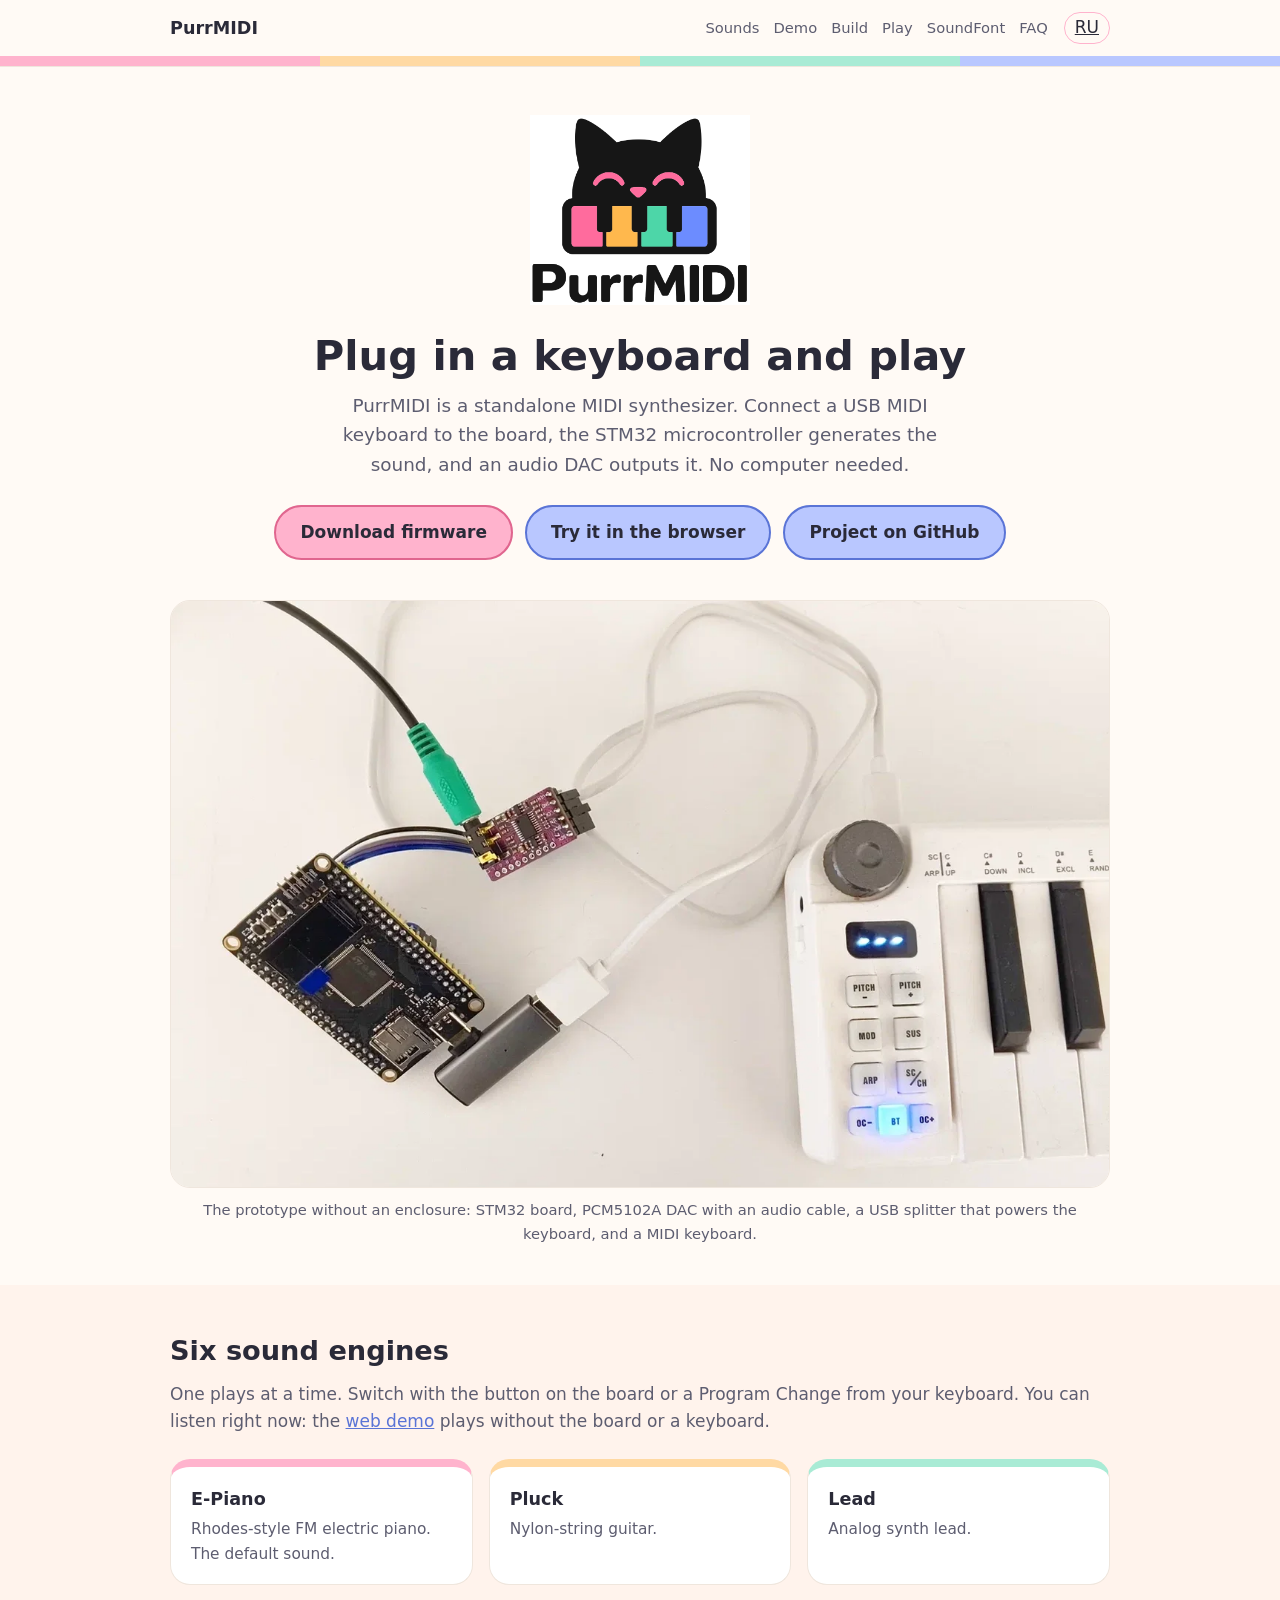
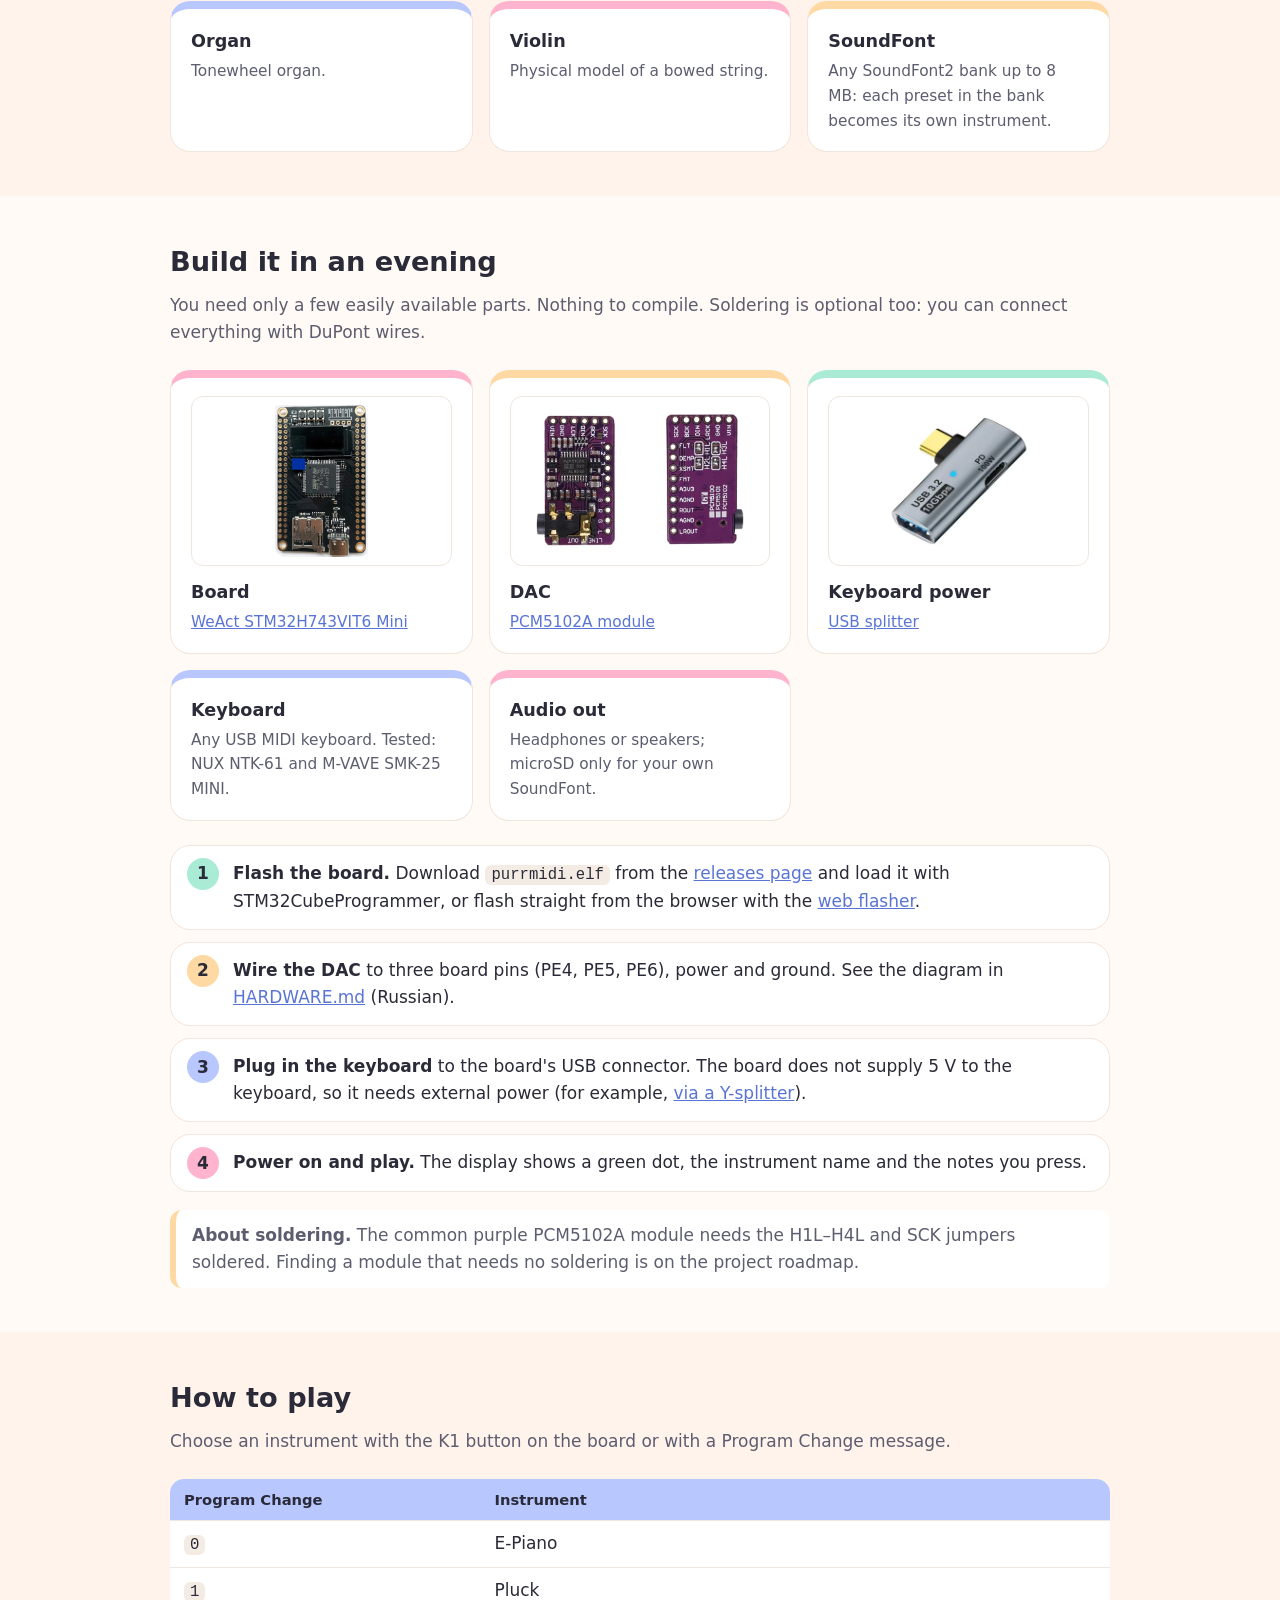
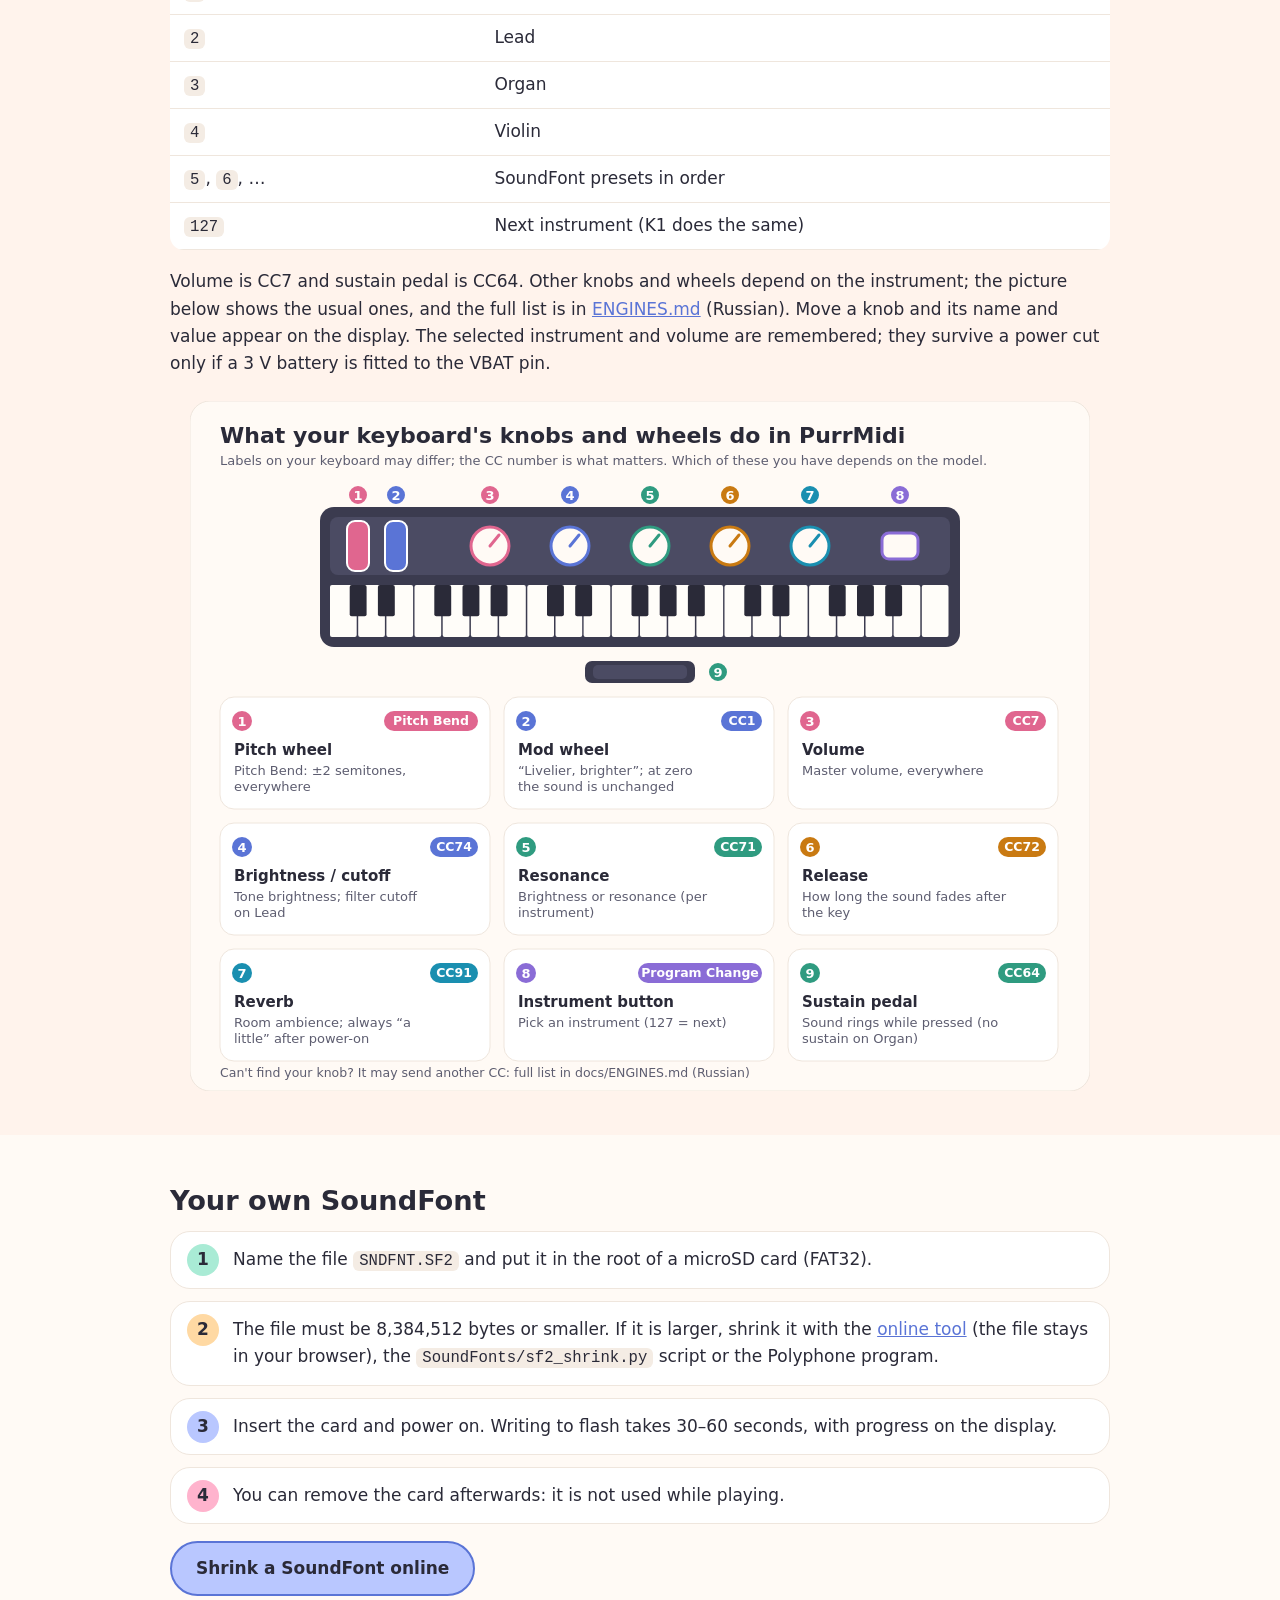
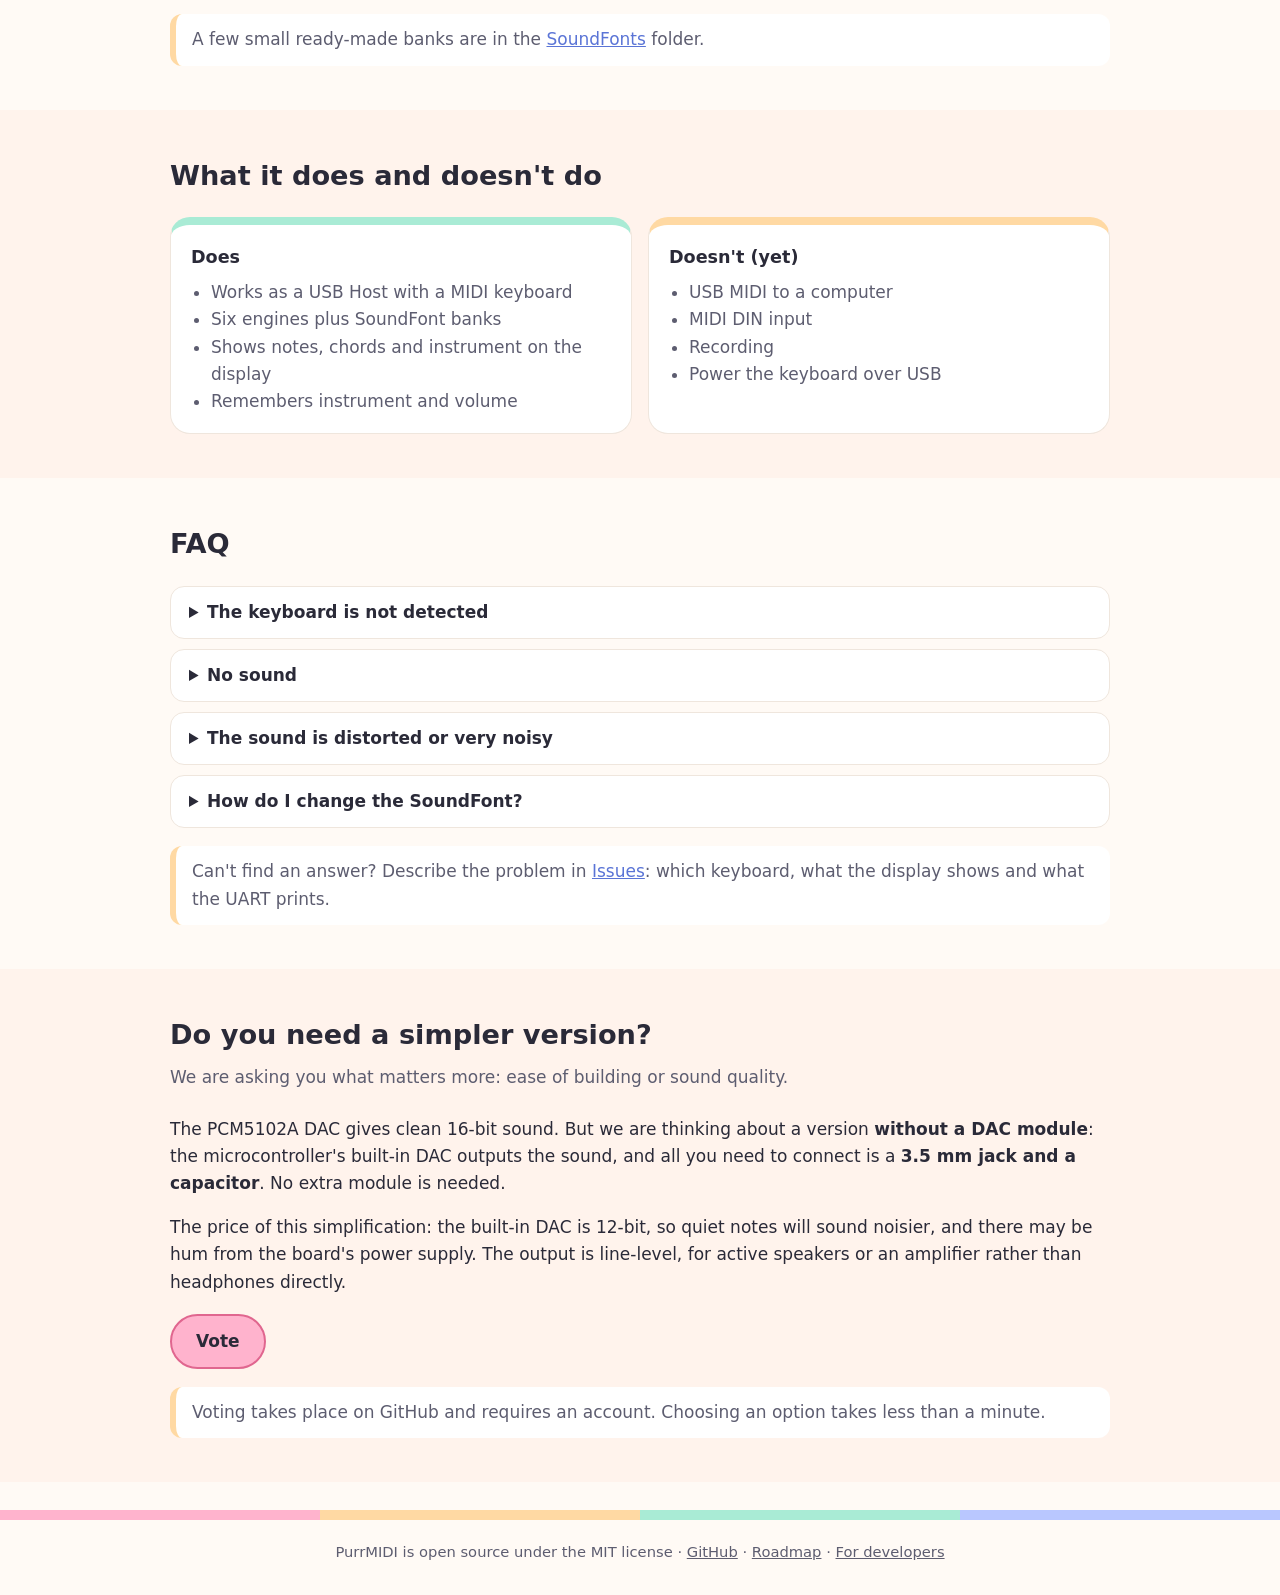
<file: site/index.html>
<!DOCTYPE html>
<html lang="en">
<head>
<meta charset="utf-8">
<meta name="viewport" content="width=device-width, initial-scale=1">
<title>PurrMIDI — DIY standalone MIDI synthesizer on STM32H743 (open source)</title>
<meta name="description" content="Open-source standalone MIDI synthesizer: plug a USB MIDI keyboard into an STM32H743 board and play. Six sound engines, SoundFont support, web demo, build guide.">
<link rel="icon" href="logo.png">
<link rel="canonical" href="https://purrrock.github.io/purrmidi/">
<link rel="alternate" hreflang="en" href="https://purrrock.github.io/purrmidi/">
<link rel="alternate" hreflang="ru" href="https://purrrock.github.io/purrmidi/ru/">
<link rel="alternate" hreflang="x-default" href="https://purrrock.github.io/purrmidi/">
<meta property="og:type" content="website">
<meta property="og:site_name" content="PurrMIDI">
<meta property="og:title" content="PurrMIDI — standalone MIDI synthesizer on STM32">
<meta property="og:description" content="Open-source standalone MIDI synthesizer: plug a USB MIDI keyboard into an STM32H743 board and play. Six sound engines, SoundFont support, web demo, build guide.">
<meta property="og:url" content="https://purrrock.github.io/purrmidi/">
<meta property="og:image" content="https://purrrock.github.io/purrmidi/og-image.png">
<meta property="og:image:width" content="1200">
<meta property="og:image:height" content="630">
<meta property="og:image:alt" content="PurrMIDI logo: a cat behind piano keys">
<meta property="og:locale" content="en_US">
<meta property="og:locale:alternate" content="ru_RU">
<meta name="twitter:card" content="summary_large_image">
<meta name="twitter:title" content="PurrMIDI — standalone MIDI synthesizer on STM32">
<meta name="twitter:description" content="Open-source standalone MIDI synthesizer: plug a USB MIDI keyboard into an STM32H743 board and play. Six sound engines, SoundFont support, web demo, build guide.">
<meta name="twitter:image" content="https://purrrock.github.io/purrmidi/og-image.png">
<script type="application/ld+json">[{"@context": "https://schema.org", "@type": "WebSite", "name": "PurrMIDI", "url": "https://purrrock.github.io/purrmidi/", "inLanguage": ["en", "ru"]}, {"@context": "https://schema.org", "@type": "SoftwareSourceCode", "name": "PurrMIDI", "description": "Open-source standalone MIDI synthesizer: plug a USB MIDI keyboard into an STM32H743 board and play. Six sound engines, SoundFont support, web demo, build guide.", "codeRepository": "https://github.com/purrrock/purrmidi", "programmingLanguage": ["C", "C++"], "license": "https://opensource.org/licenses/MIT", "url": "https://purrrock.github.io/purrmidi/", "image": "https://purrrock.github.io/purrmidi/og-image.png"}]</script>
<link rel="stylesheet" href="style.css">
<meta name="google-site-verification" content="mLHJyLc0XOCvqxKLo1yPh7XvMOrj1wEibd_iww4wKAA" />
</head>
<body>

<header class="top">
  <div class="wrap">
    <a class="brand" href="#">PurrMIDI</a>
    <nav>
      <a href="#sounds">Sounds</a>
      <a href="demo/">Demo</a>
      <a href="#build">Build</a>
      <a href="#play">Play</a>
      <a href="#soundfont">SoundFont</a>
      <a href="#faq">FAQ</a>
    </nav>
    <a class="lang" href="ru/">RU</a>
  </div>
  <div class="keys"><i></i><i></i><i></i><i></i></div>
</header>

<main>
<div class="wrap hero">
  <img class="logo" src="logo.png" alt="PurrMIDI: a black cat behind colorful piano keys">
  <h1>Plug in a keyboard and play</h1>
  <p class="lead">PurrMIDI is a standalone MIDI synthesizer. Connect a USB MIDI keyboard to the board, the STM32 microcontroller generates the sound, and an audio DAC outputs it. No computer needed.</p>
  <div class="btns">
    <a class="btn" href="https://github.com/purrrock/purrmidi/releases/latest">Download firmware</a>
    <a class="btn alt" href="demo/">Try it in the browser</a>
    <a class="btn alt" href="https://github.com/purrrock/purrmidi">Project on GitHub</a>
  </div>
</div>

<div class="wrap" style="padding-bottom:40px">
  <figure class="photo">
    <img src="PurrMIDI_without_enclosure.webp" width="1265" height="790" alt="PurrMIDI prototype without an enclosure: STM32 board, PCM5102A DAC with an audio cable, a USB splitter and a small MIDI keyboard">
    <figcaption>The prototype without an enclosure: STM32 board, PCM5102A DAC with an audio cable, a USB splitter that powers the keyboard, and a MIDI keyboard.</figcaption>
  </figure>
</div>

<section id="sounds" class="tint">
  <div class="wrap">
    <h2>Six sound engines</h2>
    <p class="sub">One plays at a time. Switch with the button on the board or a Program Change from your keyboard. You can listen right now: the <a href="demo/">web demo</a> plays without the board or a keyboard.</p>
    <div class="grid">
      <div class="card"><h3>E-Piano</h3><p>Rhodes-style FM electric piano. The default sound.</p></div>
      <div class="card"><h3>Pluck</h3><p>Nylon-string guitar.</p></div>
      <div class="card"><h3>Lead</h3><p>Analog synth lead.</p></div>
      <div class="card"><h3>Organ</h3><p>Tonewheel organ.</p></div>
      <div class="card"><h3>Violin</h3><p>Physical model of a bowed string.</p></div>
      <div class="card"><h3>SoundFont</h3><p>Any SoundFont2 bank up to 8 MB: each preset in the bank becomes its own instrument.</p></div>
    </div>
  </div>
</section>

<section id="build">
  <div class="wrap">
    <h2>Build it in an evening</h2>
    <p class="sub">You need only a few easily available parts. Nothing to compile. Soldering is optional too: you can connect everything with DuPont wires.</p>
    <div class="grid" style="margin-bottom:24px">
      <div class="card part"><a class="pic" href="https://aliexpress.ru/item/1005006632336183.html"><img src="WeAct_STM32H743VIT6_mini.png" width="287" height="466" alt="WeAct STM32H743VIT6 Mini board: chip, display, microSD and USB-C connectors" loading="lazy"></a><h3>Board</h3><p><a href="https://aliexpress.ru/item/1005006632336183.html">WeAct STM32H743VIT6 Mini</a></p></div>
      <div class="card part"><a class="pic" href="https://aliexpress.ru/item/1005009717341228.html"><img src="PCM5102.webp" width="800" height="800" alt="PCM5102A DAC module, front and back" loading="lazy"></a><h3>DAC</h3><p><a href="https://aliexpress.ru/item/1005009717341228.html">PCM5102A module</a></p></div>
      <div class="card part"><a class="pic" href="https://aliexpress.ru/item/1005008193444956.html"><img src="y-conn.avif" width="640" height="640" alt="Right-angle USB adapter with an extra USB-C power port" loading="lazy"></a><h3>Keyboard power</h3><p><a href="https://aliexpress.ru/item/1005008193444956.html">USB splitter</a></p></div>
      <div class="card"><h3>Keyboard</h3><p>Any USB MIDI keyboard. Tested: NUX NTK-61 and M-VAVE SMK-25 MINI.</p></div>
      <div class="card"><h3>Audio out</h3><p>Headphones or speakers; microSD only for your own SoundFont.</p></div>
    </div>
    <ol class="steps">
      <li><strong>Flash the board.</strong> Download <code>purrmidi.elf</code> from the <a href="https://github.com/purrrock/purrmidi/releases/latest">releases page</a> and load it with STM32CubeProgrammer, or flash straight from the browser with the <a href="flash/">web flasher</a>.</li>
      <li><strong>Wire the DAC</strong> to three board pins (PE4, PE5, PE6), power and ground. See the diagram in <a href="https://github.com/purrrock/purrmidi/blob/main/docs/HARDWARE.md">HARDWARE.md</a> (Russian).</li>
      <li><strong>Plug in the keyboard</strong> to the board's USB connector. The board does not supply 5 V to the keyboard, so it needs external power (for example, <a href="https://aliexpress.ru/item/1005008193444956.html">via a Y-splitter</a>).</li>
      <li><strong>Power on and play.</strong> The display shows a green dot, the instrument name and the notes you press.</li>
    </ol>
    <p class="note"><strong>About soldering.</strong> The common purple PCM5102A module needs the H1L–H4L and SCK jumpers soldered. Finding a module that needs no soldering is on the project roadmap.</p>
  </div>
</section>

<section id="play" class="tint">
  <div class="wrap">
    <h2>How to play</h2>
    <p class="sub">Choose an instrument with the K1 button on the board or with a Program Change message.</p>
    <div class="scroll">
    <table>
      <tr><th>Program Change</th><th>Instrument</th></tr>
      <tr><td><code>0</code></td><td>E-Piano</td></tr>
      <tr><td><code>1</code></td><td>Pluck</td></tr>
      <tr><td><code>2</code></td><td>Lead</td></tr>
      <tr><td><code>3</code></td><td>Organ</td></tr>
      <tr><td><code>4</code></td><td>Violin</td></tr>
      <tr><td><code>5</code>, <code>6</code>, …</td><td>SoundFont presets in order</td></tr>
      <tr><td><code>127</code></td><td>Next instrument (K1 does the same)</td></tr>
    </table>
    </div>
    <p style="margin-top:18px">Volume is CC7 and sustain pedal is CC64. Other knobs and wheels depend on the instrument; the picture below shows the usual ones, and the full list is in <a href="https://github.com/purrrock/purrmidi/blob/main/docs/ENGINES.md">ENGINES.md</a> (Russian). Move a knob and its name and value appear on the display. The selected instrument and volume are remembered; they survive a power cut only if a 3 V battery is fitted to the VBAT pin.</p>
    <img src="controls_en.svg" width="900" height="690" style="display:block;margin:24px auto 0" alt="Diagram of a MIDI keyboard: pitch wheel, mod wheel (CC1), volume (CC7), brightness (CC74), resonance (CC71), release (CC72), an instrument button (Program Change) and the sustain pedal (CC64), with what each one does in PurrMidi" loading="lazy">
  </div>
</section>

<section id="soundfont">
  <div class="wrap">
    <h2>Your own SoundFont</h2>
    <ol class="steps">
      <li>Name the file <code>SNDFNT.SF2</code> and put it in the root of a microSD card (FAT32).</li>
      <li>The file must be 8,384,512 bytes or smaller. If it is larger, shrink it with the <a href="sf2/">online tool</a> (the file stays in your browser), the <code>SoundFonts/sf2_shrink.py</code> script or the Polyphone program.</li>
      <li>Insert the card and power on. Writing to flash takes 30–60 seconds, with progress on the display.</li>
      <li>You can remove the card afterwards: it is not used while playing.</li>
    </ol>
    <p><a class="btn alt" href="sf2/">Shrink a SoundFont online</a></p>
    <p class="note">A few small ready-made banks are in the <a href="https://github.com/purrrock/purrmidi/tree/main/SoundFonts">SoundFonts</a> folder.</p>
  </div>
</section>

<section class="tint">
  <div class="wrap">
    <h2>What it does and doesn't do</h2>
    <div class="two" style="margin-top:20px">
      <div class="card yes"><h3>Does</h3>
        <ul>
          <li>Works as a USB Host with a MIDI keyboard</li>
          <li>Six engines plus SoundFont banks</li>
          <li>Shows notes, chords and instrument on the display</li>
          <li>Remembers instrument and volume</li>
        </ul>
      </div>
      <div class="card no"><h3>Doesn't (yet)</h3>
        <ul>
          <li>USB MIDI to a computer</li>
          <li>MIDI DIN input</li>
          <li>Recording</li>
          <li>Power the keyboard over USB</li>
        </ul>
      </div>
    </div>
  </div>
</section>

<section id="faq">
  <div class="wrap">
    <h2>FAQ</h2>
    <div style="margin-top:20px">
      <details><summary>The keyboard is not detected</summary>
        <p>The board does not supply 5 V to the connector, so the keyboard needs external power. If the board and keyboard share one power source, use a Y-splitter. The dot in the display header: grey means no keyboard, yellow means enumerating, green means ready.</p></details>
      <details><summary>No sound</summary>
        <p>On the PCM5102A module the H3L jumper must be set to H (otherwise the DAC stays muted), and the SCK jumper on the front must be bridged. Also check the wiring of pins PE4, PE5 and PE6.</p></details>
      <details><summary>The sound is distorted or very noisy</summary>
        <p>Most likely the H4L (FMT) jumper is set to H. For I2S format it must be set to L.</p></details>
      <details><summary>How do I change the SoundFont?</summary>
        <p>Put the new <code>SNDFNT.SF2</code> on a microSD card, insert it and power on. The bank is rewritten automatically.</p></details>
    </div>
    <p class="note">Can't find an answer? Describe the problem in <a href="https://github.com/purrrock/purrmidi/issues">Issues</a>: which keyboard, what the display shows and what the UART prints.</p>
  </div>
</section>
<section id="poll" class="tint">
  <div class="wrap">
    <h2>Do you need a simpler version?</h2>
    <p class="sub">We are asking you what matters more: ease of building or sound quality.</p>
    <p>The PCM5102A DAC gives clean 16-bit sound. But we are thinking about a version <strong>without a DAC module</strong>: the microcontroller's built-in DAC outputs the sound, and all you need to connect is a <strong>3.5 mm jack and a capacitor</strong>. No extra module is needed.</p>
    <p>The price of this simplification: the built-in DAC is 12-bit, so quiet notes will sound noisier, and there may be hum from the board's power supply. The output is line-level, for active speakers or an amplifier rather than headphones directly.</p>
    <div class="btns" style="justify-content:flex-start;margin-top:18px">
      <a class="btn" href="https://github.com/purrrock/purrmidi/issues/new?template=audio_poll.yml">Vote</a>
    </div>
    <p class="note">Voting takes place on GitHub and requires an account. Choosing an option takes less than a minute.</p>
  </div>
</section>
</main>

<footer>
  <div class="keys"><i></i><i></i><i></i><i></i></div>
  <div class="wrap" style="padding-top:20px">
    PurrMIDI is open source under the MIT license ·
    <a href="https://github.com/purrrock/purrmidi">GitHub</a> ·
    <a href="https://github.com/purrrock/purrmidi/blob/main/ROADMAP.md">Roadmap</a> ·
    <a href="https://github.com/purrrock/purrmidi/blob/main/docs/ARCHITECTURE.md">For developers</a>
  </div>
</footer>

</body>
</html>
</file>
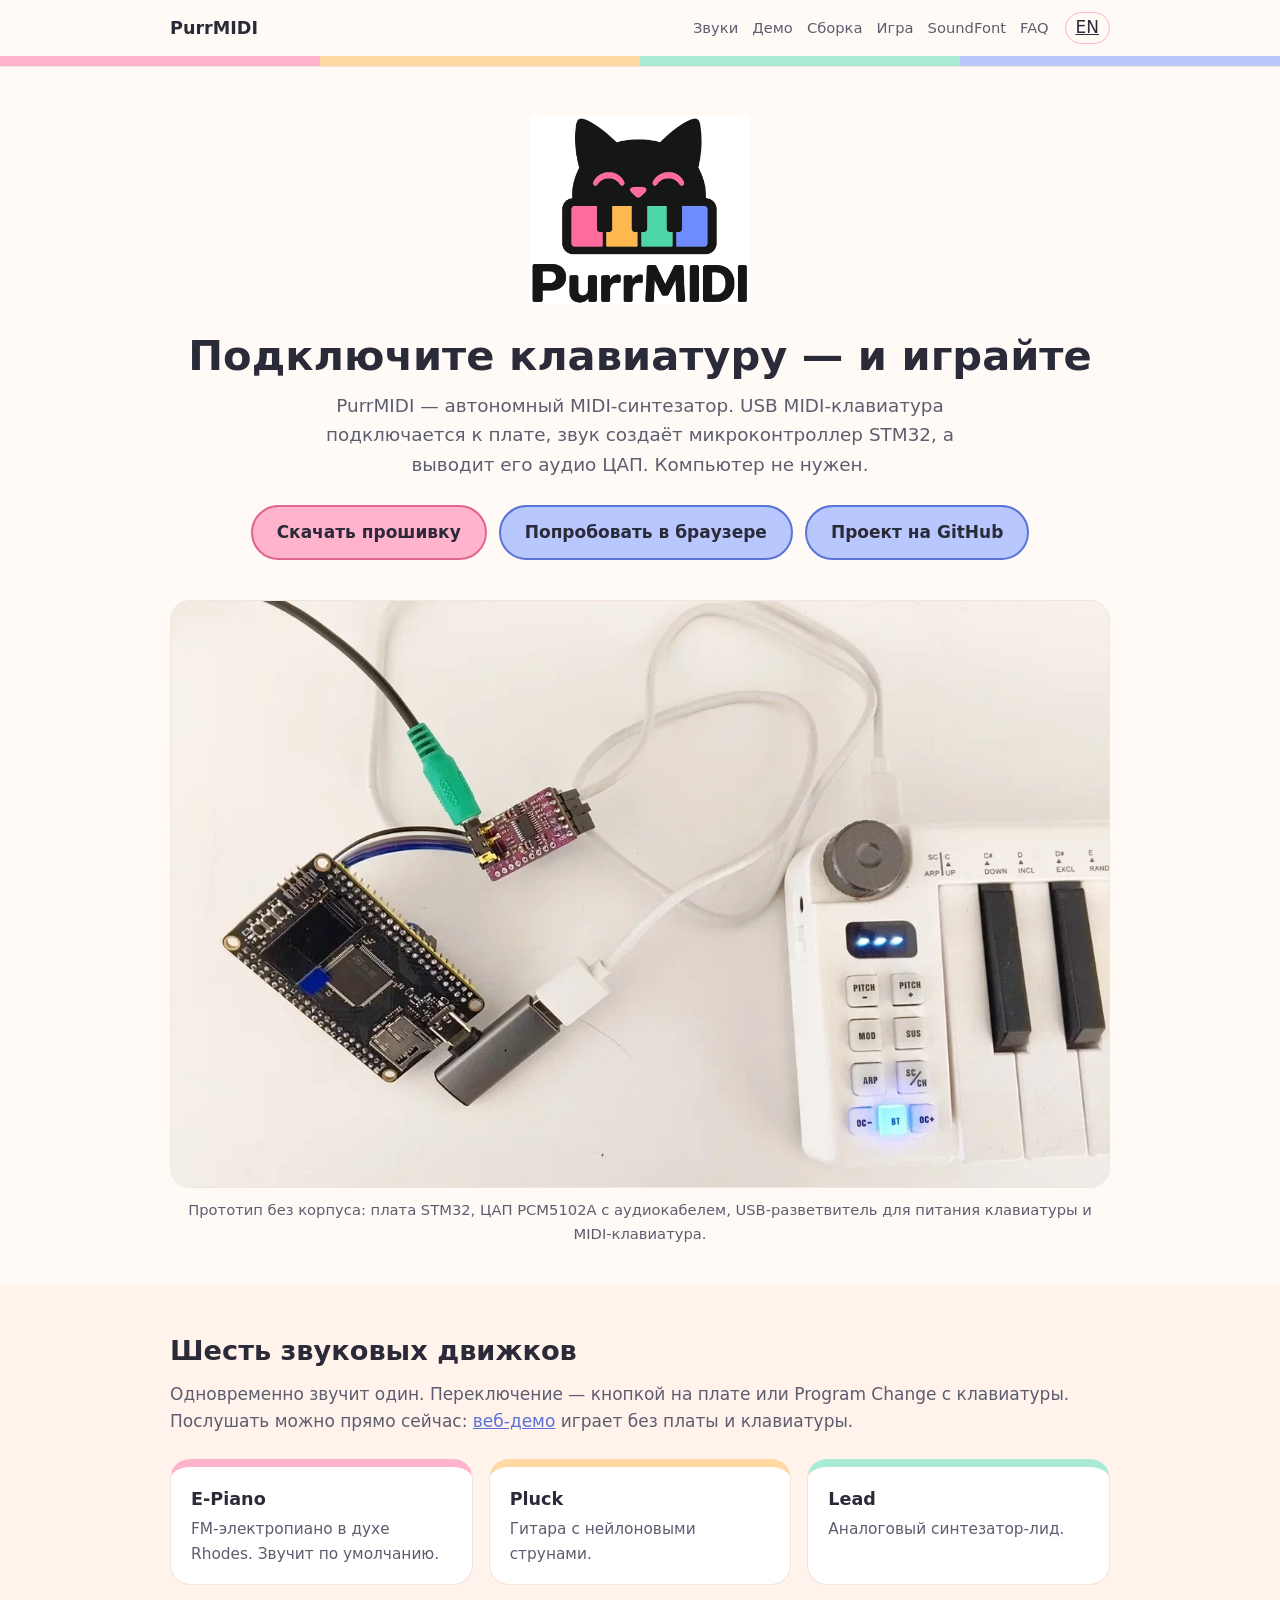
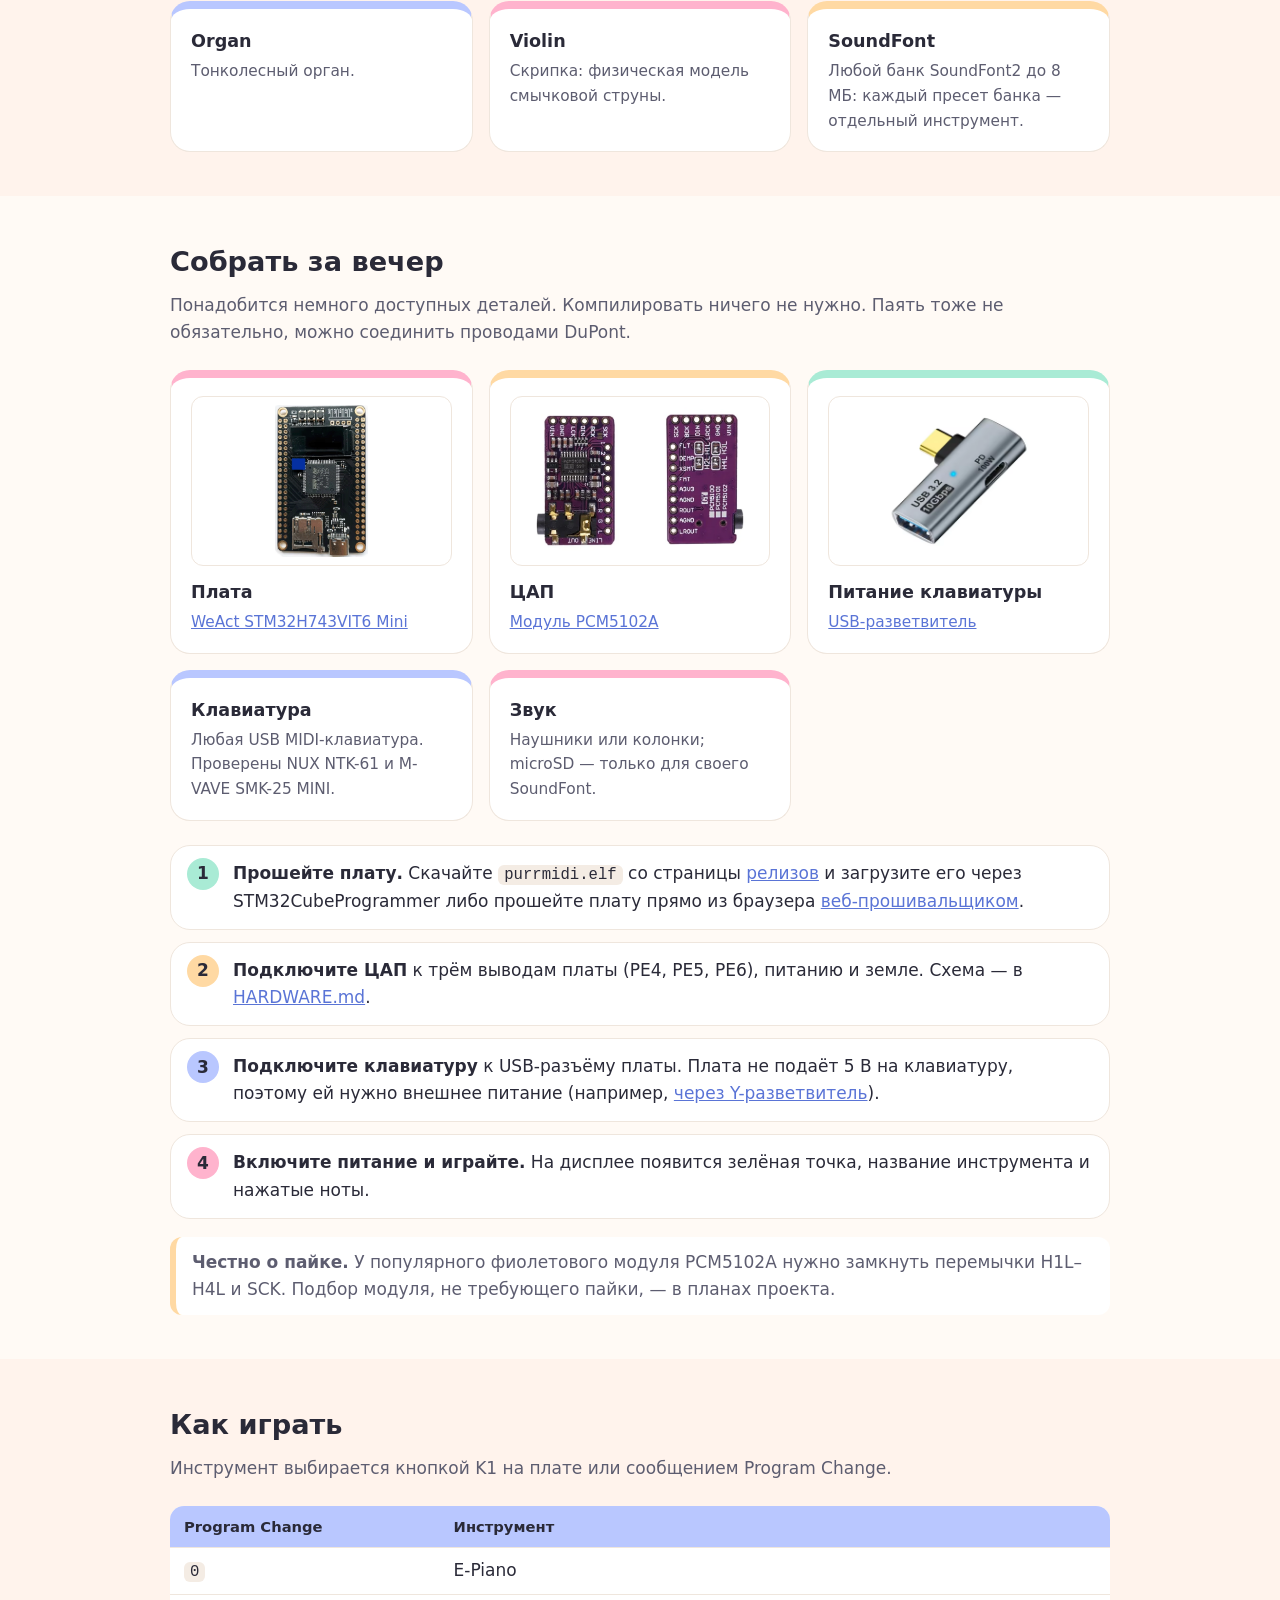
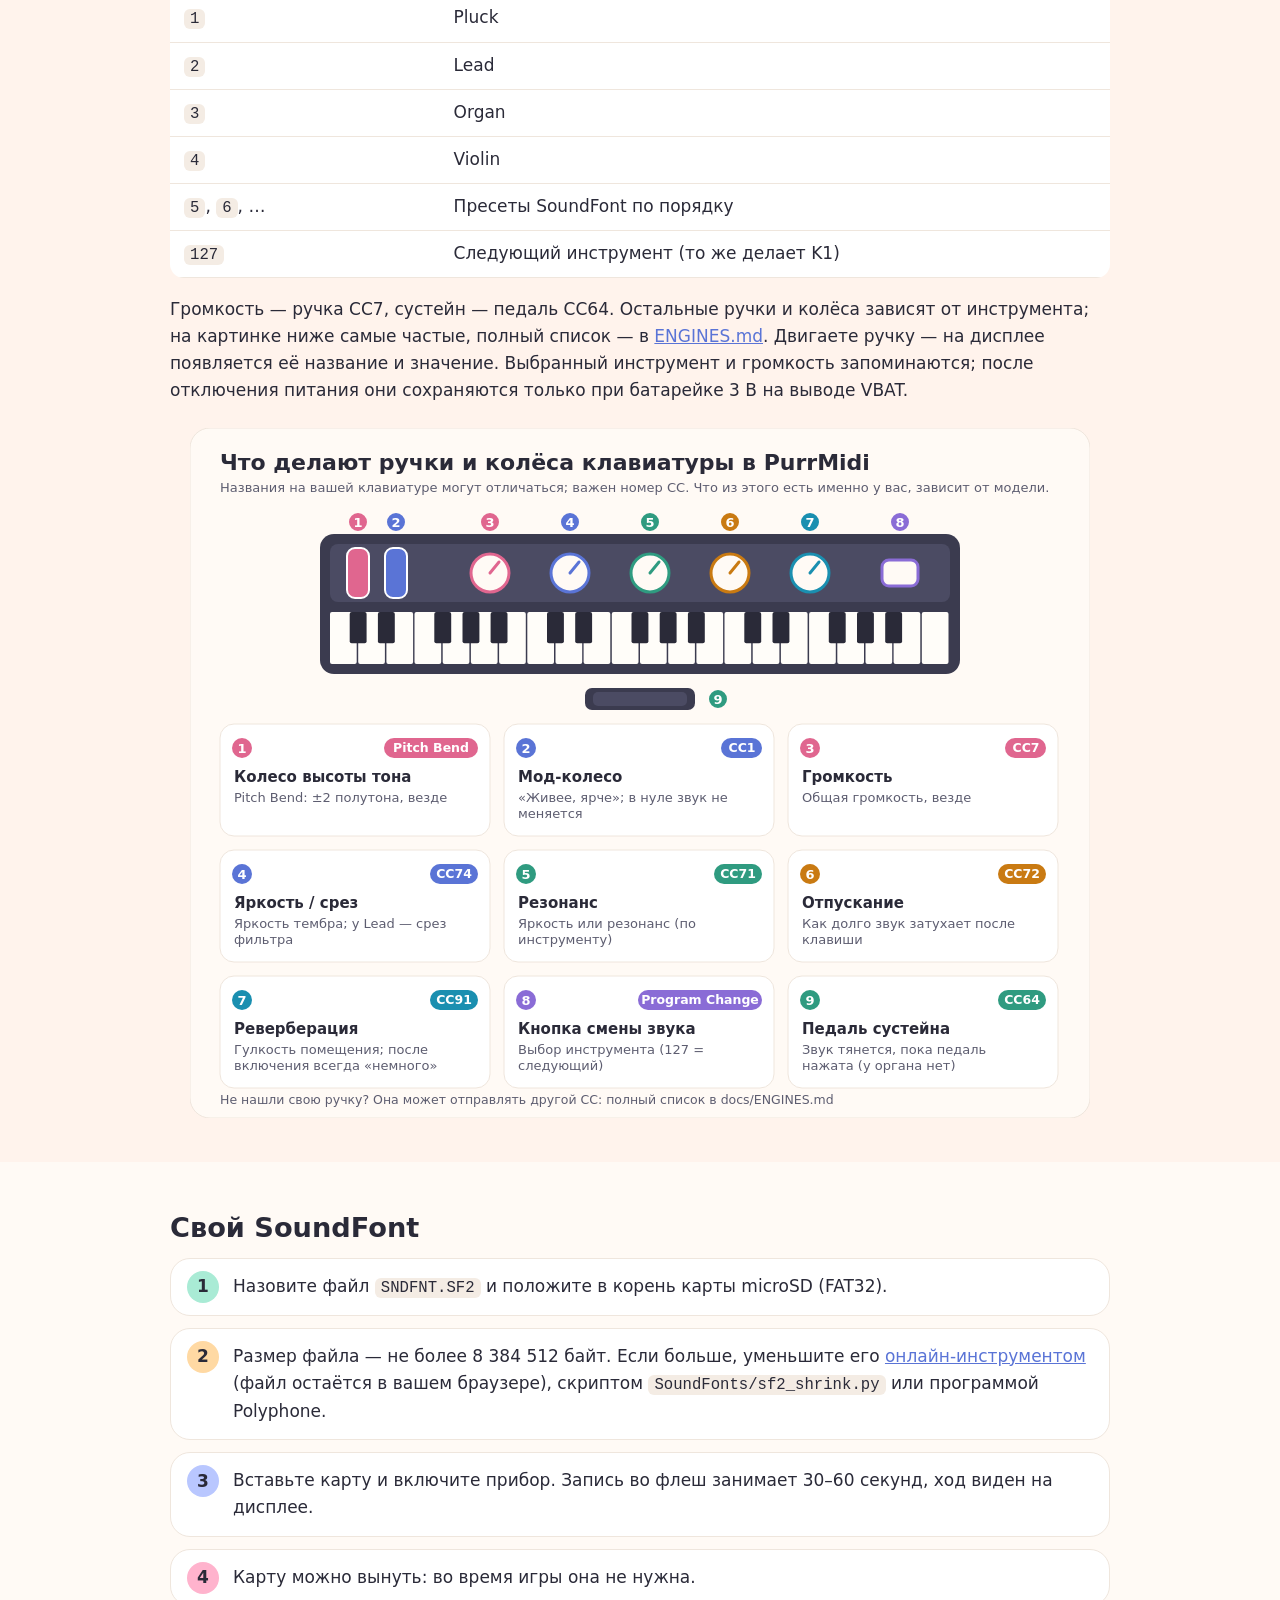
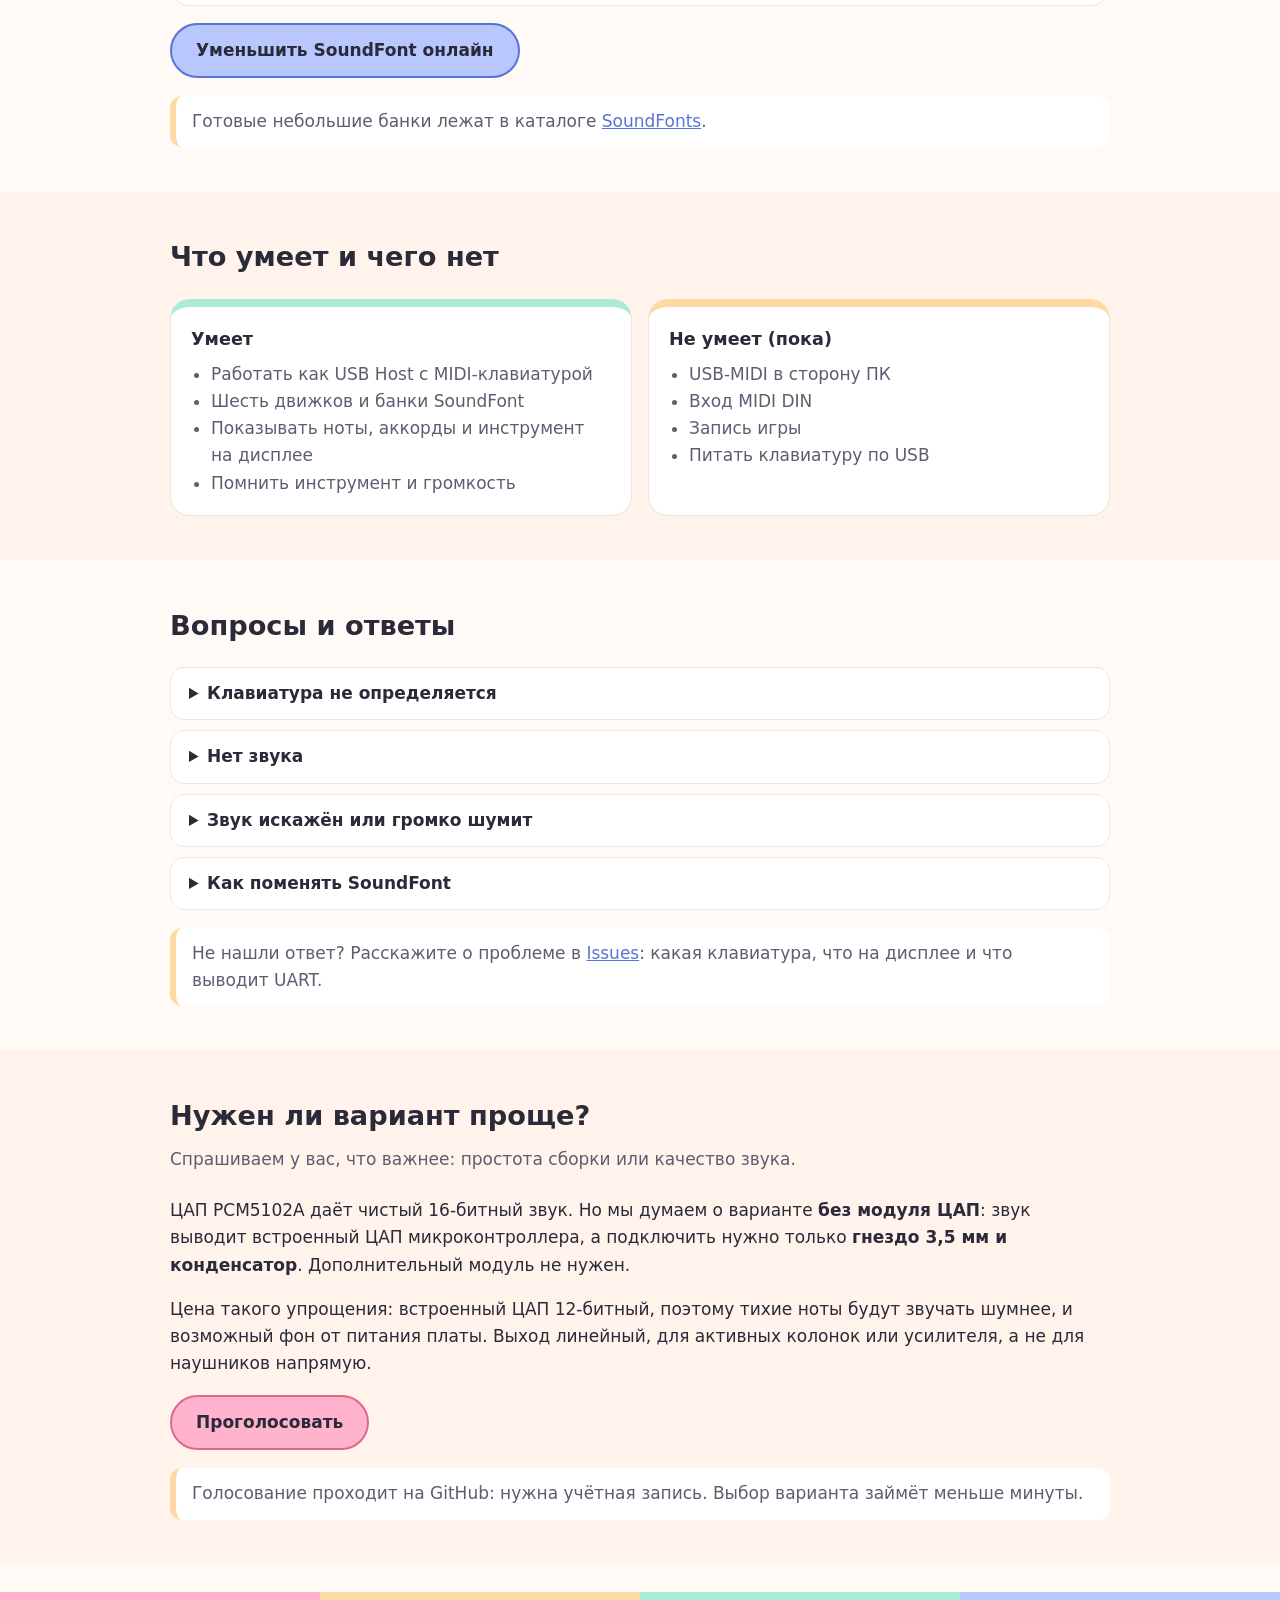
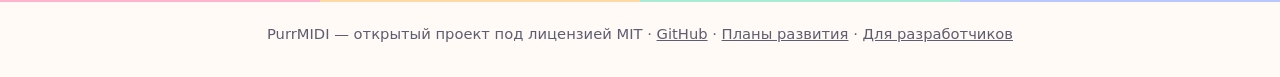
<file: site/ru/index.html>
<!DOCTYPE html>
<html lang="ru">
<head>
<meta charset="utf-8">
<meta name="viewport" content="width=device-width, initial-scale=1">
<title>PurrMIDI — автономный MIDI-синтезатор на STM32H743 своими руками</title>
<meta name="description" content="Открытый автономный MIDI-синтезатор: подключите USB MIDI-клавиатуру к плате STM32H743 и играйте. Шесть звуковых движков, SoundFont, веб-демо, инструкция по сборке.">
<link rel="icon" href="../logo.png">
<link rel="canonical" href="https://purrrock.github.io/purrmidi/ru/">
<link rel="alternate" hreflang="en" href="https://purrrock.github.io/purrmidi/">
<link rel="alternate" hreflang="ru" href="https://purrrock.github.io/purrmidi/ru/">
<link rel="alternate" hreflang="x-default" href="https://purrrock.github.io/purrmidi/">
<meta property="og:type" content="website">
<meta property="og:site_name" content="PurrMIDI">
<meta property="og:title" content="PurrMIDI — автономный MIDI-синтезатор на STM32">
<meta property="og:description" content="Открытый автономный MIDI-синтезатор: подключите USB MIDI-клавиатуру к плате STM32H743 и играйте. Шесть звуковых движков, SoundFont, веб-демо, инструкция по сборке.">
<meta property="og:url" content="https://purrrock.github.io/purrmidi/ru/">
<meta property="og:image" content="https://purrrock.github.io/purrmidi/og-image.png">
<meta property="og:image:width" content="1200">
<meta property="og:image:height" content="630">
<meta property="og:image:alt" content="PurrMIDI logo: a cat behind piano keys">
<meta property="og:locale" content="ru_RU">
<meta property="og:locale:alternate" content="en_US">
<meta name="twitter:card" content="summary_large_image">
<meta name="twitter:title" content="PurrMIDI — автономный MIDI-синтезатор на STM32">
<meta name="twitter:description" content="Открытый автономный MIDI-синтезатор: подключите USB MIDI-клавиатуру к плате STM32H743 и играйте. Шесть звуковых движков, SoundFont, веб-демо, инструкция по сборке.">
<meta name="twitter:image" content="https://purrrock.github.io/purrmidi/og-image.png">
<script type="application/ld+json">[{"@context": "https://schema.org", "@type": "WebSite", "name": "PurrMIDI", "url": "https://purrrock.github.io/purrmidi/", "inLanguage": ["en", "ru"]}, {"@context": "https://schema.org", "@type": "SoftwareSourceCode", "name": "PurrMIDI", "description": "Открытый автономный MIDI-синтезатор: подключите USB MIDI-клавиатуру к плате STM32H743 и играйте. Шесть звуковых движков, SoundFont, веб-демо, инструкция по сборке.", "codeRepository": "https://github.com/purrrock/purrmidi", "programmingLanguage": ["C", "C++"], "license": "https://opensource.org/licenses/MIT", "url": "https://purrrock.github.io/purrmidi/ru/", "image": "https://purrrock.github.io/purrmidi/og-image.png"}]</script>
<link rel="stylesheet" href="../style.css">
</head>
<body>

<header class="top">
  <div class="wrap">
    <a class="brand" href="#">PurrMIDI</a>
    <nav>
      <a href="#sounds">Звуки</a>
      <a href="demo/">Демо</a>
      <a href="#build">Сборка</a>
      <a href="#play">Игра</a>
      <a href="#soundfont">SoundFont</a>
      <a href="#faq">FAQ</a>
    </nav>
    <a class="lang" href="../">EN</a>
  </div>
  <div class="keys"><i></i><i></i><i></i><i></i></div>
</header>

<main>
<div class="wrap hero">
  <img class="logo" src="../logo.png" alt="PurrMIDI: чёрный кот за разноцветными клавишами">
  <h1>Подключите клавиатуру — и играйте</h1>
  <p class="lead">PurrMIDI — автономный MIDI-синтезатор. USB MIDI-клавиатура подключается к плате, звук создаёт микроконтроллер STM32, а выводит его аудио ЦАП. Компьютер не нужен.</p>
  <div class="btns">
    <a class="btn" href="https://github.com/purrrock/purrmidi/releases/latest">Скачать прошивку</a>
    <a class="btn alt" href="demo/">Попробовать в браузере</a>
    <a class="btn alt" href="https://github.com/purrrock/purrmidi">Проект на GitHub</a>
  </div>
</div>

<div class="wrap" style="padding-bottom:40px">
  <figure class="photo">
    <img src="../PurrMIDI_without_enclosure.webp" width="1265" height="790" alt="Прототип PurrMIDI без корпуса: плата STM32, ЦАП PCM5102A с аудиокабелем, USB-разветвитель и небольшая MIDI-клавиатура">
    <figcaption>Прототип без корпуса: плата STM32, ЦАП PCM5102A с аудиокабелем, USB-разветвитель для питания клавиатуры и MIDI-клавиатура.</figcaption>
  </figure>
</div>

<section id="sounds" class="tint">
  <div class="wrap">
    <h2>Шесть звуковых движков</h2>
    <p class="sub">Одновременно звучит один. Переключение — кнопкой на плате или Program Change с клавиатуры. Послушать можно прямо сейчас: <a href="demo/">веб-демо</a> играет без платы и клавиатуры.</p>
    <div class="grid">
      <div class="card"><h3>E-Piano</h3><p>FM-электропиано в духе Rhodes. Звучит по умолчанию.</p></div>
      <div class="card"><h3>Pluck</h3><p>Гитара с нейлоновыми струнами.</p></div>
      <div class="card"><h3>Lead</h3><p>Аналоговый синтезатор-лид.</p></div>
      <div class="card"><h3>Organ</h3><p>Тонколесный орган.</p></div>
      <div class="card"><h3>Violin</h3><p>Скрипка: физическая модель смычковой струны.</p></div>
      <div class="card"><h3>SoundFont</h3><p>Любой банк SoundFont2 до 8 МБ: каждый пресет банка — отдельный инструмент.</p></div>
    </div>
  </div>
</section>

<section id="build">
  <div class="wrap">
    <h2>Собрать за вечер</h2>
    <p class="sub">Понадобится немного доступных деталей. Компилировать ничего не нужно. Паять тоже не обязательно, можно соединить проводами DuPont.</p>
    <div class="grid" style="margin-bottom:24px">
      <div class="card part"><a class="pic" href="https://aliexpress.ru/item/1005006632336183.html"><img src="../WeAct_STM32H743VIT6_mini.png" width="287" height="466" alt="Плата WeAct STM32H743VIT6 Mini: чип, дисплей, разъёмы microSD и USB-C" loading="lazy"></a><h3>Плата</h3><p><a href="https://aliexpress.ru/item/1005006632336183.html">WeAct STM32H743VIT6 Mini</a></p></div>
      <div class="card part"><a class="pic" href="https://aliexpress.ru/item/1005009717341228.html"><img src="../PCM5102.webp" width="800" height="800" alt="Модуль ЦАП PCM5102A, вид спереди и сзади" loading="lazy"></a><h3>ЦАП</h3><p><a href="https://aliexpress.ru/item/1005009717341228.html">Модуль PCM5102A</a></p></div>
      <div class="card part"><a class="pic" href="https://aliexpress.ru/item/1005008193444956.html"><img src="../y-conn.avif" width="640" height="640" alt="Угловой USB-переходник с дополнительным портом питания USB-C" loading="lazy"></a><h3>Питание клавиатуры</h3><p><a href="https://aliexpress.ru/item/1005008193444956.html">USB-разветвитель</a></p></div>
      <div class="card"><h3>Клавиатура</h3><p>Любая USB MIDI-клавиатура. Проверены NUX NTK-61 и M-VAVE SMK-25 MINI.</p></div>
      <div class="card"><h3>Звук</h3><p>Наушники или колонки; microSD — только для своего SoundFont.</p></div>
    </div>
    <ol class="steps">
      <li><strong>Прошейте плату.</strong> Скачайте <code>purrmidi.elf</code> со страницы <a href="https://github.com/purrrock/purrmidi/releases/latest">релизов</a> и загрузите его через STM32CubeProgrammer либо прошейте плату прямо из браузера <a href="flash/">веб-прошивальщиком</a>.</li>
      <li><strong>Подключите ЦАП</strong> к трём выводам платы (PE4, PE5, PE6), питанию и земле. Схема — в <a href="https://github.com/purrrock/purrmidi/blob/main/docs/HARDWARE.md">HARDWARE.md</a>.</li>
      <li><strong>Подключите клавиатуру</strong> к USB-разъёму платы. Плата не подаёт 5 В на клавиатуру, поэтому ей нужно внешнее питание (например, <a href="https://aliexpress.ru/item/1005008193444956.html">через Y-разветвитель</a>).</li>
      <li><strong>Включите питание и играйте.</strong> На дисплее появится зелёная точка, название инструмента и нажатые ноты.</li>
    </ol>
    <p class="note"><strong>Честно о пайке.</strong> У популярного фиолетового модуля PCM5102A нужно замкнуть перемычки H1L–H4L и SCK. Подбор модуля, не требующего пайки, — в планах проекта.</p>
  </div>
</section>

<section id="play" class="tint">
  <div class="wrap">
    <h2>Как играть</h2>
    <p class="sub">Инструмент выбирается кнопкой K1 на плате или сообщением Program Change.</p>
    <div class="scroll">
    <table>
      <tr><th>Program Change</th><th>Инструмент</th></tr>
      <tr><td><code>0</code></td><td>E-Piano</td></tr>
      <tr><td><code>1</code></td><td>Pluck</td></tr>
      <tr><td><code>2</code></td><td>Lead</td></tr>
      <tr><td><code>3</code></td><td>Organ</td></tr>
      <tr><td><code>4</code></td><td>Violin</td></tr>
      <tr><td><code>5</code>, <code>6</code>, …</td><td>Пресеты SoundFont по порядку</td></tr>
      <tr><td><code>127</code></td><td>Следующий инструмент (то же делает K1)</td></tr>
    </table>
    </div>
    <p style="margin-top:18px">Громкость — ручка CC7, сустейн — педаль CC64. Остальные ручки и колёса зависят от инструмента; на картинке ниже самые частые, полный список — в <a href="https://github.com/purrrock/purrmidi/blob/main/docs/ENGINES.md">ENGINES.md</a>. Двигаете ручку — на дисплее появляется её название и значение. Выбранный инструмент и громкость запоминаются; после отключения питания они сохраняются только при батарейке 3 В на выводе VBAT.</p>
    <img src="../controls_ru.svg" width="900" height="690" style="display:block;margin:24px auto 0" alt="Схема MIDI-клавиатуры: колесо высоты тона, мод-колесо (CC1), громкость (CC7), яркость (CC74), резонанс (CC71), отпускание (CC72), кнопка смены инструмента (Program Change) и педаль сустейна (CC64), с пояснением, что каждый элемент делает в PurrMidi" loading="lazy">
  </div>
</section>

<section id="soundfont">
  <div class="wrap">
    <h2>Свой SoundFont</h2>
    <ol class="steps">
      <li>Назовите файл <code>SNDFNT.SF2</code> и положите в корень карты microSD (FAT32).</li>
      <li>Размер файла — не более 8 384 512 байт. Если больше, уменьшите его <a href="sf2/">онлайн-инструментом</a> (файл остаётся в вашем браузере), скриптом <code>SoundFonts/sf2_shrink.py</code> или программой Polyphone.</li>
      <li>Вставьте карту и включите прибор. Запись во флеш занимает 30–60 секунд, ход виден на дисплее.</li>
      <li>Карту можно вынуть: во время игры она не нужна.</li>
    </ol>
    <p><a class="btn alt" href="sf2/">Уменьшить SoundFont онлайн</a></p>
    <p class="note">Готовые небольшие банки лежат в каталоге <a href="https://github.com/purrrock/purrmidi/tree/main/SoundFonts">SoundFonts</a>.</p>
  </div>
</section>

<section class="tint">
  <div class="wrap">
    <h2>Что умеет и чего нет</h2>
    <div class="two" style="margin-top:20px">
      <div class="card yes"><h3>Умеет</h3>
        <ul>
          <li>Работать как USB Host с MIDI-клавиатурой</li>
          <li>Шесть движков и банки SoundFont</li>
          <li>Показывать ноты, аккорды и инструмент на дисплее</li>
          <li>Помнить инструмент и громкость</li>
        </ul>
      </div>
      <div class="card no"><h3>Не умеет (пока)</h3>
        <ul>
          <li>USB-MIDI в сторону ПК</li>
          <li>Вход MIDI DIN</li>
          <li>Запись игры</li>
          <li>Питать клавиатуру по USB</li>
        </ul>
      </div>
    </div>
  </div>
</section>

<section id="faq">
  <div class="wrap">
    <h2>Вопросы и ответы</h2>
    <div style="margin-top:20px">
      <details><summary>Клавиатура не определяется</summary>
        <p>Плата не подаёт 5 В на разъём, поэтому клавиатуре нужно внешнее питание. Если плата и клавиатура питаются от одного источника, используйте Y-разветвитель. Точка в шапке дисплея: серая — клавиатуры нет, жёлтая — идёт определение, зелёная — готово.</p></details>
      <details><summary>Нет звука</summary>
        <p>На модуле PCM5102A должна быть замкнута перемычка H3L на H (иначе ЦАП в режиме Mute) и перемычка SCK на лицевой стороне. Проверьте также пайку и подключение выводов PE4, PE5, PE6.</p></details>
      <details><summary>Звук искажён или громко шумит</summary>
        <p>Скорее всего, перемычка H4L (FMT) замкнута на H. Для формата I2S она должна быть на L.</p></details>
      <details><summary>Как поменять SoundFont</summary>
        <p>Положите новый <code>SNDFNT.SF2</code> на карту microSD, вставьте карту и включите прибор. Банк перезапишется автоматически.</p></details>
    </div>
    <p class="note">Не нашли ответ? Расскажите о проблеме в <a href="https://github.com/purrrock/purrmidi/issues">Issues</a>: какая клавиатура, что на дисплее и что выводит UART.</p>
  </div>
</section>
<section id="poll" class="tint">
  <div class="wrap">
    <h2>Нужен ли вариант проще?</h2>
    <p class="sub">Спрашиваем у вас, что важнее: простота сборки или качество звука.</p>
    <p>ЦАП PCM5102A даёт чистый 16-битный звук. Но мы думаем о варианте <strong>без модуля ЦАП</strong>: звук выводит встроенный ЦАП микроконтроллера, а подключить нужно только <strong>гнездо 3,5 мм и конденсатор</strong>. Дополнительный модуль не нужен.</p>
    <p>Цена такого упрощения: встроенный ЦАП 12-битный, поэтому тихие ноты будут звучать шумнее, и возможный фон от питания платы. Выход линейный, для активных колонок или усилителя, а не для наушников напрямую.</p>
    <div class="btns" style="justify-content:flex-start;margin-top:18px">
      <a class="btn" href="https://github.com/purrrock/purrmidi/issues/new?template=audio_poll.yml">Проголосовать</a>
    </div>
    <p class="note">Голосование проходит на GitHub: нужна учётная запись. Выбор варианта займёт меньше минуты.</p>
  </div>
</section>
</main>

<footer>
  <div class="keys"><i></i><i></i><i></i><i></i></div>
  <div class="wrap" style="padding-top:20px">
    PurrMIDI — открытый проект под лицензией MIT ·
    <a href="https://github.com/purrrock/purrmidi">GitHub</a> ·
    <a href="https://github.com/purrrock/purrmidi/blob/main/ROADMAP.md">Планы развития</a> ·
    <a href="https://github.com/purrrock/purrmidi/blob/main/docs/ARCHITECTURE.md">Для разработчиков</a>
  </div>
</footer>

</body>
</html>
</file>
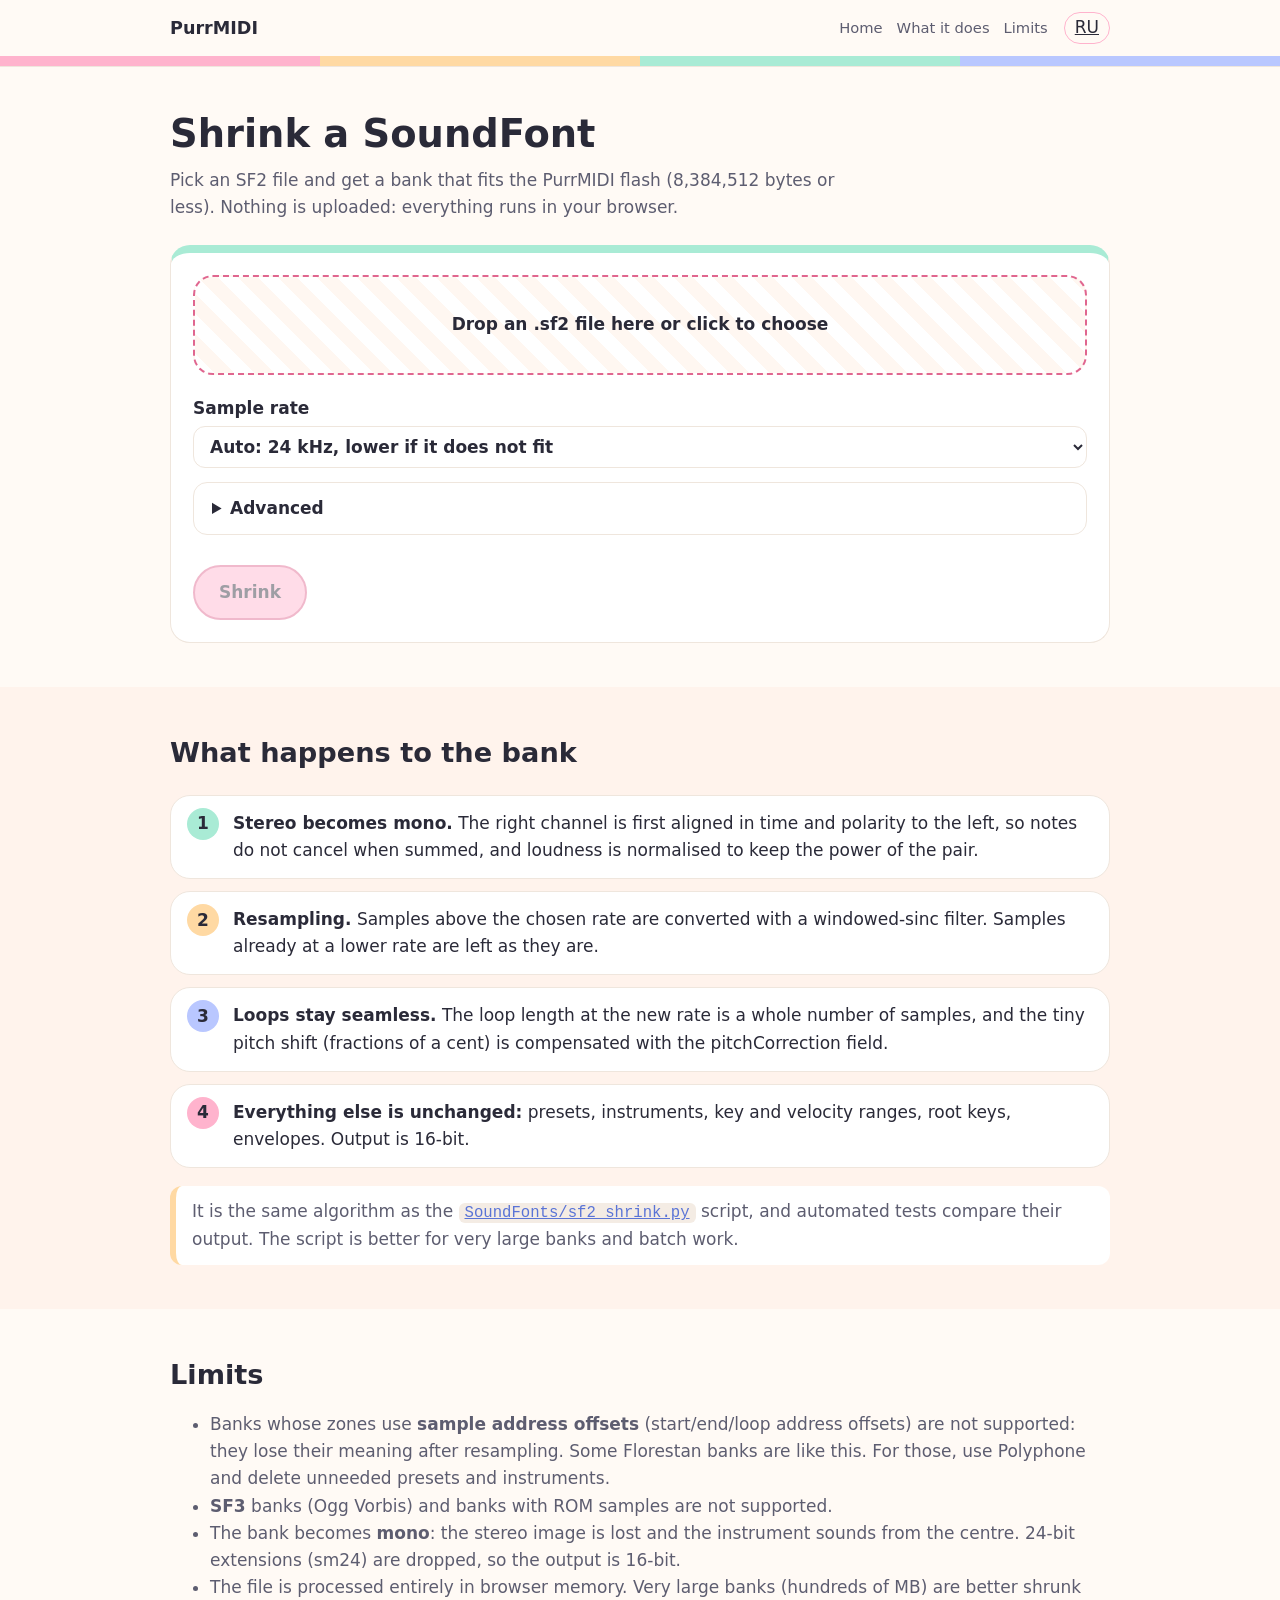
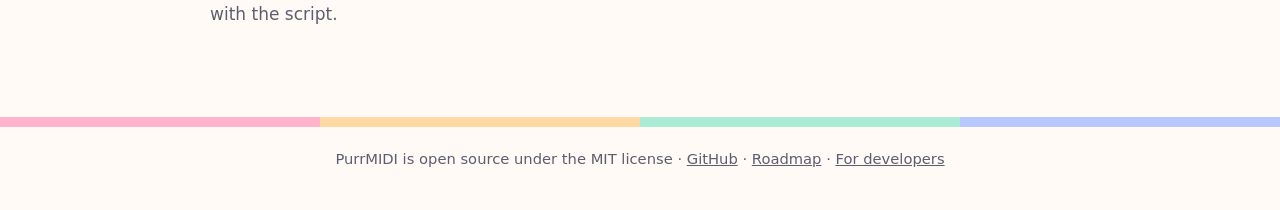
<file: site/sf2/index.html>
<!DOCTYPE html>
<html lang="en">
<head>
<meta charset="utf-8">
<meta name="viewport" content="width=device-width, initial-scale=1">
<title>Shrink a SoundFont (SF2) online for free — PurrMIDI</title>
<meta name="description" content="Free browser tool: shrink an SF2 SoundFont to the PurrMIDI 8 MB limit. Your file is never uploaded, everything runs locally.">
<link rel="icon" href="../logo.png">
<link rel="canonical" href="https://purrrock.github.io/purrmidi/sf2/">
<link rel="alternate" hreflang="en" href="https://purrrock.github.io/purrmidi/sf2/">
<link rel="alternate" hreflang="ru" href="https://purrrock.github.io/purrmidi/ru/sf2/">
<link rel="alternate" hreflang="x-default" href="https://purrrock.github.io/purrmidi/sf2/">
<meta property="og:type" content="website">
<meta property="og:site_name" content="PurrMIDI">
<meta property="og:title" content="Shrink an SF2 SoundFont online">
<meta property="og:description" content="Free browser tool: shrink an SF2 SoundFont to the PurrMIDI 8 MB limit. Your file is never uploaded, everything runs locally.">
<meta property="og:url" content="https://purrrock.github.io/purrmidi/sf2/">
<meta property="og:image" content="https://purrrock.github.io/purrmidi/og-image.png">
<meta property="og:image:width" content="1200">
<meta property="og:image:height" content="630">
<meta property="og:image:alt" content="PurrMIDI logo: a cat behind piano keys">
<meta property="og:locale" content="en_US">
<meta property="og:locale:alternate" content="ru_RU">
<meta name="twitter:card" content="summary_large_image">
<meta name="twitter:title" content="Shrink an SF2 SoundFont online">
<meta name="twitter:description" content="Free browser tool: shrink an SF2 SoundFont to the PurrMIDI 8 MB limit. Your file is never uploaded, everything runs locally.">
<meta name="twitter:image" content="https://purrrock.github.io/purrmidi/og-image.png">
<script type="application/ld+json">[{"@context": "https://schema.org", "@type": "BreadcrumbList", "itemListElement": [{"@type": "ListItem", "position": 1, "name": "PurrMIDI", "item": "https://purrrock.github.io/purrmidi/"}, {"@type": "ListItem", "position": 2, "name": "Shrink an SF2 SoundFont online", "item": "https://purrrock.github.io/purrmidi/sf2/"}]}]</script>
<link rel="stylesheet" href="../style.css">
<link rel="stylesheet" href="../sf2/tool.css">
</head>
<body>

<header class="top">
  <div class="wrap">
    <a class="brand" href="../">PurrMIDI</a>
    <nav>
      <a href="../">Home</a>
      <a href="#how">What it does</a>
      <a href="#limits">Limits</a>
    </nav>
    <a class="lang" href="../ru/sf2/">RU</a>
  </div>
  <div class="keys"><i></i><i></i><i></i><i></i></div>
</header>

<main>
<section>
  <div class="wrap">
    <h1 style="font-size:clamp(1.8rem,5vw,2.4rem);line-height:1.2;margin:0 0 10px">Shrink a SoundFont</h1>
    <p class="sub" style="color:var(--ink-soft);margin:0 0 24px;max-width:700px">Pick an SF2 file and get a bank that fits the PurrMIDI flash (8,384,512 bytes or less). Nothing is uploaded: everything runs in your browser.</p>

    <div class="tool">
      <label class="drop" id="drop" for="file">
        <span id="drop-text"></span>
        <input type="file" id="file" accept=".sf2,.SF2,audio/x-soundfont">
      </label>

      <div class="opts">
        <label class="field">Sample rate
          <select id="rate">
            <option value="auto" selected>Auto: 24 kHz, lower if it does not fit</option>
            <option value="32000">32 kHz: better quality, larger</option>
            <option value="24000">24 kHz: recommended</option>
            <option value="22050">22.05 kHz</option>
            <option value="16000">16 kHz: smaller, duller highs</option>
          </select>
        </label>
        <details>
          <summary>Advanced</summary>
          <div>
            <label class="field">Extra gain, dB
              <input type="number" id="gain" value="0" step="0.5" min="-12" max="12" inputmode="decimal">
              <span class="hint">0 keeps the loudness of the stereo pair.</span>
            </label>
            <label class="field">Max channel shift, samples (1–128)
              <input type="number" id="maxlag" value="64" step="1" min="1" max="128" inputmode="numeric">
            </label>
            <label class="check"><input type="checkbox" id="align" checked><span>Align channels in time and polarity (recommended); otherwise some notes can partly cancel when mixed to mono.</span></label>
          </div>
        </details>
      </div>

      <div class="actions">
        <button type="button" class="btn" id="go" disabled>Shrink</button>
        <button type="button" class="btn alt" id="cancel" hidden>Cancel</button>
      </div>

      <div class="progress" id="progress" hidden aria-live="polite">
        <progress id="bar" max="1"></progress>
        <p id="status"></p>
      </div>
      <div class="errbox" id="error" hidden role="alert"></div>
      <div id="result" hidden aria-live="polite"></div>
    </div>
  </div>
</section>

<section id="how" class="tint">
  <div class="wrap">
    <h2>What happens to the bank</h2>
    <ol class="steps" style="margin-top:20px">
      <li><strong>Stereo becomes mono.</strong> The right channel is first aligned in time and polarity to the left, so notes do not cancel when summed, and loudness is normalised to keep the power of the pair.</li>
      <li><strong>Resampling.</strong> Samples above the chosen rate are converted with a windowed-sinc filter. Samples already at a lower rate are left as they are.</li>
      <li><strong>Loops stay seamless.</strong> The loop length at the new rate is a whole number of samples, and the tiny pitch shift (fractions of a cent) is compensated with the pitchCorrection field.</li>
      <li><strong>Everything else is unchanged:</strong> presets, instruments, key and velocity ranges, root keys, envelopes. Output is 16-bit.</li>
    </ol>
    <p class="note">It is the same algorithm as the <a href="https://github.com/purrrock/purrmidi/blob/main/SoundFonts/sf2_shrink.py"><code>SoundFonts/sf2_shrink.py</code></a> script, and automated tests compare their output. The script is better for very large banks and batch work.</p>
  </div>
</section>

<section id="limits">
  <div class="wrap">
    <h2>Limits</h2>
    <ul style="margin-top:14px;color:var(--ink-soft)">
      <li>Banks whose zones use <strong>sample address offsets</strong> (start/end/loop address offsets) are not supported: they lose their meaning after resampling. Some Florestan banks are like this. For those, use Polyphone and delete unneeded presets and instruments.</li>
      <li><strong>SF3</strong> banks (Ogg Vorbis) and banks with ROM samples are not supported.</li>
      <li>The bank becomes <strong>mono</strong>: the stereo image is lost and the instrument sounds from the centre. 24-bit extensions (sm24) are dropped, so the output is 16-bit.</li>
      <li>The file is processed entirely in browser memory. Very large banks (hundreds of MB) are better shrunk with the script.</li>
    </ul>
  </div>
</section>
</main>

<footer>
  <div class="keys"><i></i><i></i><i></i><i></i></div>
  <div class="wrap" style="padding-top:20px">
    PurrMIDI is open source under the MIT license ·
    <a href="https://github.com/purrrock/purrmidi">GitHub</a> ·
    <a href="https://github.com/purrrock/purrmidi/blob/main/ROADMAP.md">Roadmap</a> ·
    <a href="https://github.com/purrrock/purrmidi/blob/main/docs/ARCHITECTURE.md">For developers</a>
  </div>
</footer>

<script src="app.js"></script>
</body>
</html>
</file>
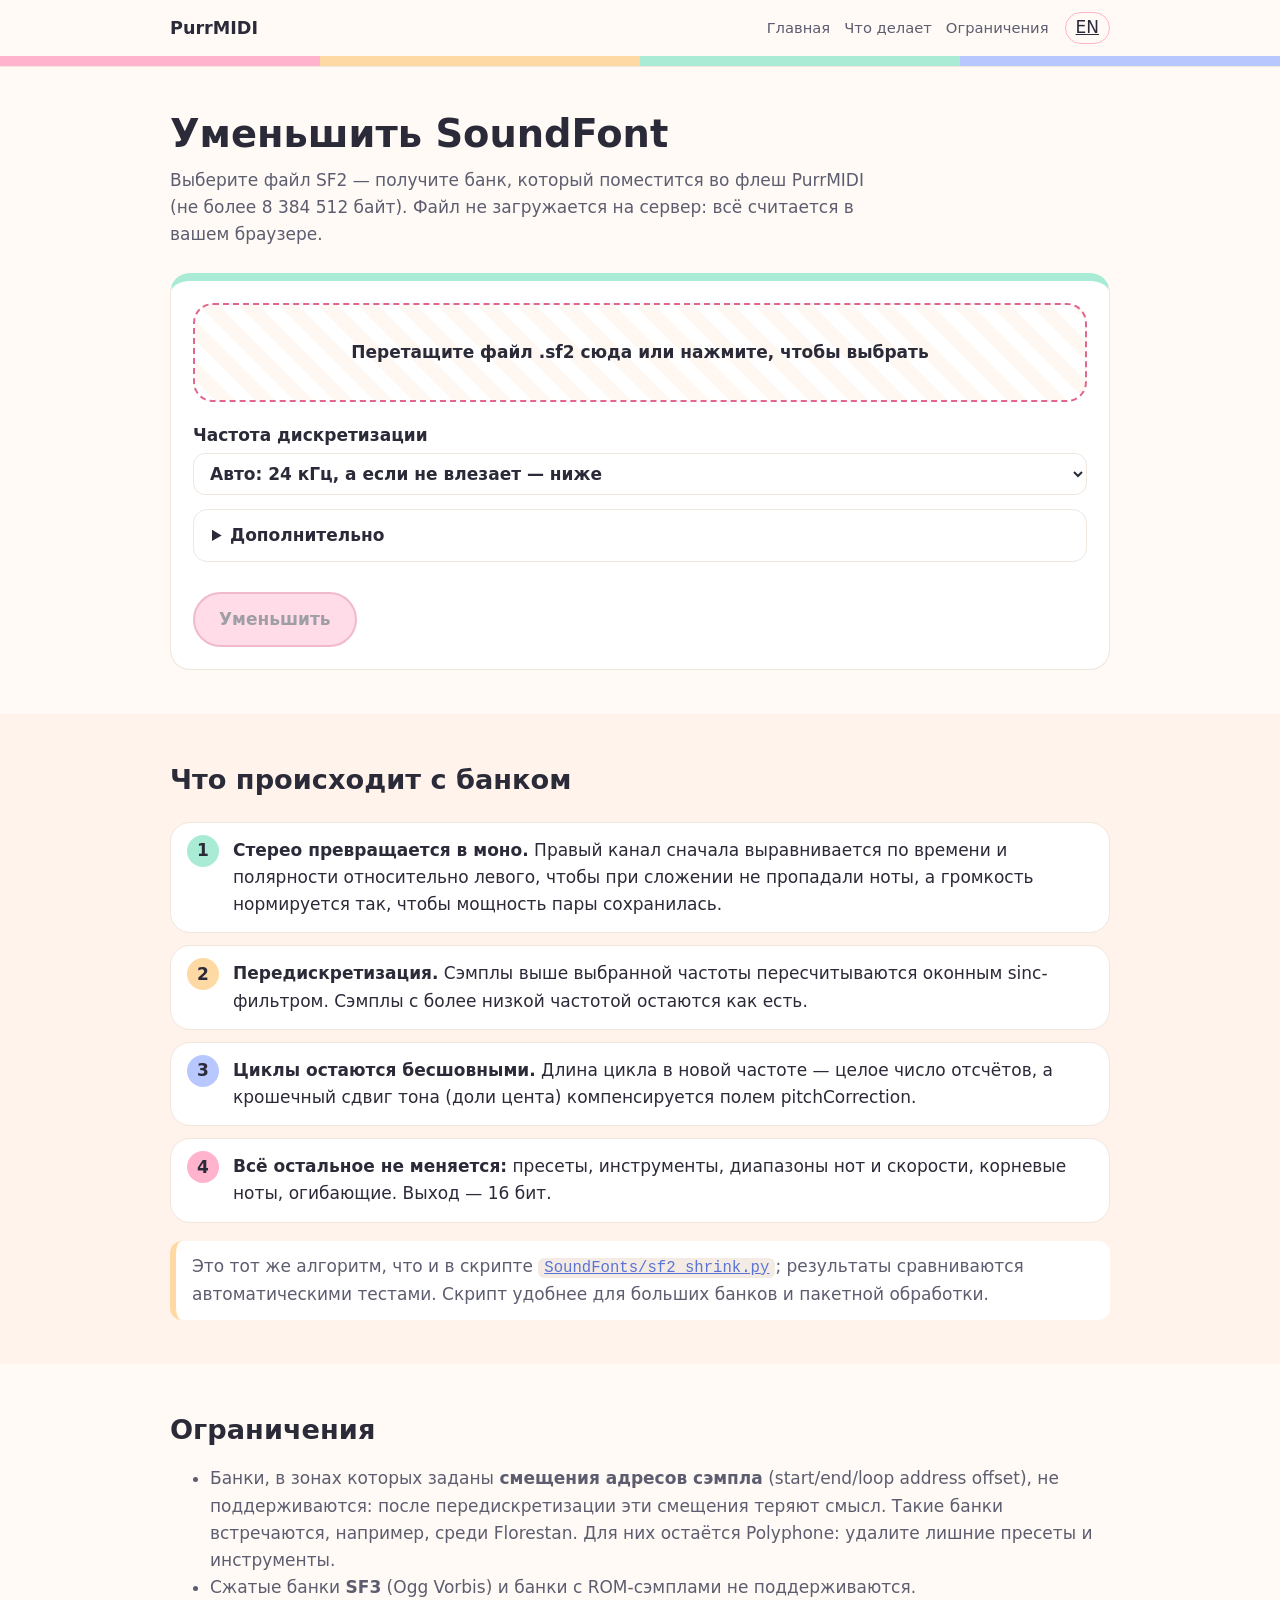
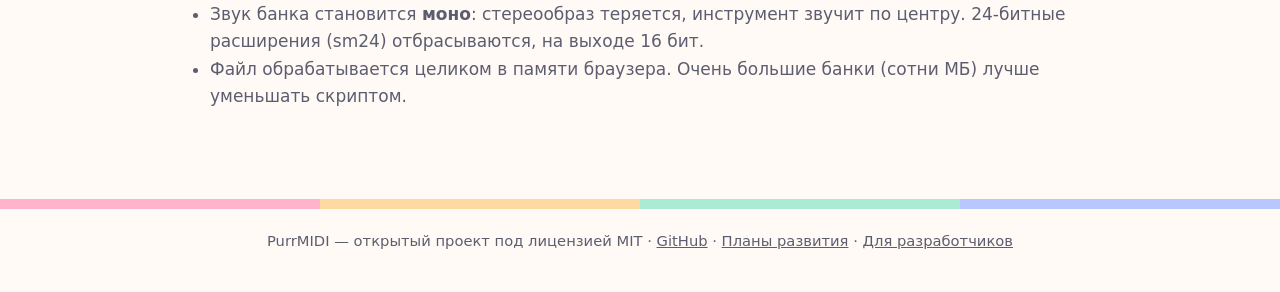
<file: site/ru/sf2/index.html>
<!DOCTYPE html>
<html lang="ru">
<head>
<meta charset="utf-8">
<meta name="viewport" content="width=device-width, initial-scale=1">
<title>Уменьшить SoundFont (SF2) онлайн бесплатно — PurrMIDI</title>
<meta name="description" content="Бесплатный инструмент в браузере: уменьшите SF2 до лимита PurrMIDI (8 МБ). Файл никуда не загружается, всё работает локально.">
<link rel="icon" href="../../logo.png">
<link rel="canonical" href="https://purrrock.github.io/purrmidi/ru/sf2/">
<link rel="alternate" hreflang="en" href="https://purrrock.github.io/purrmidi/sf2/">
<link rel="alternate" hreflang="ru" href="https://purrrock.github.io/purrmidi/ru/sf2/">
<link rel="alternate" hreflang="x-default" href="https://purrrock.github.io/purrmidi/sf2/">
<meta property="og:type" content="website">
<meta property="og:site_name" content="PurrMIDI">
<meta property="og:title" content="Уменьшить SoundFont SF2 онлайн">
<meta property="og:description" content="Бесплатный инструмент в браузере: уменьшите SF2 до лимита PurrMIDI (8 МБ). Файл никуда не загружается, всё работает локально.">
<meta property="og:url" content="https://purrrock.github.io/purrmidi/ru/sf2/">
<meta property="og:image" content="https://purrrock.github.io/purrmidi/og-image.png">
<meta property="og:image:width" content="1200">
<meta property="og:image:height" content="630">
<meta property="og:image:alt" content="PurrMIDI logo: a cat behind piano keys">
<meta property="og:locale" content="ru_RU">
<meta property="og:locale:alternate" content="en_US">
<meta name="twitter:card" content="summary_large_image">
<meta name="twitter:title" content="Уменьшить SoundFont SF2 онлайн">
<meta name="twitter:description" content="Бесплатный инструмент в браузере: уменьшите SF2 до лимита PurrMIDI (8 МБ). Файл никуда не загружается, всё работает локально.">
<meta name="twitter:image" content="https://purrrock.github.io/purrmidi/og-image.png">
<script type="application/ld+json">[{"@context": "https://schema.org", "@type": "BreadcrumbList", "itemListElement": [{"@type": "ListItem", "position": 1, "name": "PurrMIDI", "item": "https://purrrock.github.io/purrmidi/ru/"}, {"@type": "ListItem", "position": 2, "name": "Уменьшить SoundFont SF2 онлайн", "item": "https://purrrock.github.io/purrmidi/ru/sf2/"}]}]</script>
<link rel="stylesheet" href="../../style.css">
<link rel="stylesheet" href="../../sf2/tool.css">
</head>
<body>

<header class="top">
  <div class="wrap">
    <a class="brand" href="../">PurrMIDI</a>
    <nav>
      <a href="../">Главная</a>
      <a href="#how">Что делает</a>
      <a href="#limits">Ограничения</a>
    </nav>
    <a class="lang" href="../../sf2/">EN</a>
  </div>
  <div class="keys"><i></i><i></i><i></i><i></i></div>
</header>

<main>
<section>
  <div class="wrap">
    <h1 style="font-size:clamp(1.8rem,5vw,2.4rem);line-height:1.2;margin:0 0 10px">Уменьшить SoundFont</h1>
    <p class="sub" style="color:var(--ink-soft);margin:0 0 24px;max-width:700px">Выберите файл SF2 — получите банк, который поместится во флеш PurrMIDI (не более 8 384 512 байт). Файл не загружается на сервер: всё считается в вашем браузере.</p>

    <div class="tool">
      <label class="drop" id="drop" for="file">
        <span id="drop-text"></span>
        <input type="file" id="file" accept=".sf2,.SF2,audio/x-soundfont">
      </label>

      <div class="opts">
        <label class="field">Частота дискретизации
          <select id="rate">
            <option value="auto" selected>Авто: 24 кГц, а если не влезает — ниже</option>
            <option value="32000">32 кГц — выше качество, больше размер</option>
            <option value="24000">24 кГц — рекомендуется</option>
            <option value="22050">22,05 кГц</option>
            <option value="16000">16 кГц — меньше размер, глуше верха</option>
          </select>
        </label>
        <details>
          <summary>Дополнительно</summary>
          <div>
            <label class="field">Дополнительное усиление, дБ
              <input type="number" id="gain" value="0" step="0.5" min="-12" max="12" inputmode="decimal">
              <span class="hint">0 — громкость стереопары сохраняется.</span>
            </label>
            <label class="field">Макс. сдвиг каналов, отсчётов (1–128)
              <input type="number" id="maxlag" value="64" step="1" min="1" max="128" inputmode="numeric">
            </label>
            <label class="check"><input type="checkbox" id="align" checked><span>Выравнивать каналы по времени и полярности (рекомендуется): иначе часть нот может «провалиться» при сведении в моно.</span></label>
          </div>
        </details>
      </div>

      <div class="actions">
        <button type="button" class="btn" id="go" disabled>Уменьшить</button>
        <button type="button" class="btn alt" id="cancel" hidden>Отмена</button>
      </div>

      <div class="progress" id="progress" hidden aria-live="polite">
        <progress id="bar" max="1"></progress>
        <p id="status"></p>
      </div>
      <div class="errbox" id="error" hidden role="alert"></div>
      <div id="result" hidden aria-live="polite"></div>
    </div>
  </div>
</section>

<section id="how" class="tint">
  <div class="wrap">
    <h2>Что происходит с банком</h2>
    <ol class="steps" style="margin-top:20px">
      <li><strong>Стерео превращается в моно.</strong> Правый канал сначала выравнивается по времени и полярности относительно левого, чтобы при сложении не пропадали ноты, а громкость нормируется так, чтобы мощность пары сохранилась.</li>
      <li><strong>Передискретизация.</strong> Сэмплы выше выбранной частоты пересчитываются оконным sinc-фильтром. Сэмплы с более низкой частотой остаются как есть.</li>
      <li><strong>Циклы остаются бесшовными.</strong> Длина цикла в новой частоте — целое число отсчётов, а крошечный сдвиг тона (доли цента) компенсируется полем pitchCorrection.</li>
      <li><strong>Всё остальное не меняется:</strong> пресеты, инструменты, диапазоны нот и скорости, корневые ноты, огибающие. Выход — 16 бит.</li>
    </ol>
    <p class="note">Это тот же алгоритм, что и в скрипте <a href="https://github.com/purrrock/purrmidi/blob/main/SoundFonts/sf2_shrink.py"><code>SoundFonts/sf2_shrink.py</code></a>; результаты сравниваются автоматическими тестами. Скрипт удобнее для больших банков и пакетной обработки.</p>
  </div>
</section>

<section id="limits">
  <div class="wrap">
    <h2>Ограничения</h2>
    <ul style="margin-top:14px;color:var(--ink-soft)">
      <li>Банки, в зонах которых заданы <strong>смещения адресов сэмпла</strong> (start/end/loop address offset), не поддерживаются: после передискретизации эти смещения теряют смысл. Такие банки встречаются, например, среди Florestan. Для них остаётся Polyphone: удалите лишние пресеты и инструменты.</li>
      <li>Сжатые банки <strong>SF3</strong> (Ogg Vorbis) и банки с ROM-сэмплами не поддерживаются.</li>
      <li>Звук банка становится <strong>моно</strong>: стереообраз теряется, инструмент звучит по центру. 24-битные расширения (sm24) отбрасываются, на выходе 16 бит.</li>
      <li>Файл обрабатывается целиком в памяти браузера. Очень большие банки (сотни МБ) лучше уменьшать скриптом.</li>
    </ul>
  </div>
</section>
</main>

<footer>
  <div class="keys"><i></i><i></i><i></i><i></i></div>
  <div class="wrap" style="padding-top:20px">
    PurrMIDI — открытый проект под лицензией MIT ·
    <a href="https://github.com/purrrock/purrmidi">GitHub</a> ·
    <a href="https://github.com/purrrock/purrmidi/blob/main/ROADMAP.md">Планы развития</a> ·
    <a href="https://github.com/purrrock/purrmidi/blob/main/docs/ARCHITECTURE.md">Для разработчиков</a>
  </div>
</footer>

<script src="../../sf2/app.js"></script>
</body>
</html>
</file>
<file: site/style.css>
:root {
  /* Цвета логотипа, смягчённые до пастельных */
  --pink: #ffb3cd;
  --orange: #ffd9a3;
  --green: #a9ebd5;
  --blue: #b9c7ff;
  --pink-d: #e0668f;
  --blue-d: #5a74d6;
  --ink: #2a2a38;
  --ink-soft: #5d5d70;
  --bg: #fffaf5;
  --card: #ffffff;
  --line: #efe6dd;
  --radius: 20px;
}
* { box-sizing: border-box; }
html { scroll-behavior: smooth; scroll-padding-top: 72px; }
body {
  margin: 0;
  font: 17px/1.6 system-ui, -apple-system, "Segoe UI", Roboto, "Helvetica Neue", Arial, sans-serif;
  color: var(--ink);
  background: var(--bg);
}
a { color: var(--blue-d); }
img { max-width: 100%; height: auto; }
.wrap { max-width: 980px; margin: 0 auto; padding: 0 20px; }

/* Шапка */
header.top {
  position: sticky; top: 0; z-index: 10;
  background: rgba(255, 250, 245, .92);
  backdrop-filter: blur(8px);
  border-bottom: 1px solid var(--line);
}
header.top .wrap { display: flex; align-items: center; gap: 16px; min-height: 56px; }
header.top .brand { font-weight: 800; color: var(--ink); text-decoration: none; font-size: 1.1rem; }
header.top nav { margin-left: auto; display: flex; gap: 14px; flex-wrap: wrap; font-size: .92rem; }
header.top nav a { color: var(--ink-soft); text-decoration: none; }
header.top nav a:hover { color: var(--ink); }
header.top .lang { border: 1.5px solid var(--pink); border-radius: 999px; padding: 1px 10px; color: var(--ink); }

/* Полоска «клавиши» из цветов логотипа */
.keys { display: flex; height: 10px; }
.keys i { flex: 1; }
.keys i:nth-child(4n+1) { background: var(--pink); }
.keys i:nth-child(4n+2) { background: var(--orange); }
.keys i:nth-child(4n+3) { background: var(--green); }
.keys i:nth-child(4n+4) { background: var(--blue); }

/* Герой */
.hero { padding: 48px 0 40px; text-align: center; }
.hero img.logo { width: 220px; }
.hero h1 { font-size: clamp(1.8rem, 5vw, 2.6rem); line-height: 1.2; margin: 18px 0 10px; }
.hero p.lead { font-size: 1.15rem; color: var(--ink-soft); max-width: 640px; margin: 0 auto 26px; }
.btns { display: flex; gap: 12px; justify-content: center; flex-wrap: wrap; }
.btn {
  display: inline-block; padding: 12px 24px; border-radius: 999px;
  font-weight: 700; text-decoration: none; color: var(--ink);
  background: var(--pink); border: 2px solid var(--pink-d);
}
.btn:hover { background: #ffc4d8; }
.btn.alt { background: var(--blue); border-color: var(--blue-d); }
.btn.alt:hover { background: #cbd6ff; }

/* Секции */
section { padding: 44px 0; }
section.tint { background: #fff3ec; }
h2 { font-size: 1.7rem; margin: 0 0 8px; }
h2 + p.sub { color: var(--ink-soft); margin: 0 0 24px; }
.grid { display: grid; gap: 16px; grid-template-columns: repeat(auto-fit, minmax(250px, 1fr)); }
.card {
  background: var(--card); border: 1px solid var(--line);
  border-radius: var(--radius); padding: 18px 20px;
  border-top: 8px solid var(--pink);
}
.card:nth-child(4n+2) { border-top-color: var(--orange); }
.card:nth-child(4n+3) { border-top-color: var(--green); }
.card:nth-child(4n+4) { border-top-color: var(--blue); }
.card h3 { margin: 0 0 4px; font-size: 1.1rem; }
.card p { margin: 0; color: var(--ink-soft); font-size: .96rem; }

/* Карточки деталей с фото */
.card.part img {
  display: block; width: 100%; height: 170px; object-fit: contain;
  margin: 0 0 12px; padding: 8px; background: #fff;
  border: 1px solid var(--line); border-radius: 12px;
}
.card.part a.pic { display: block; }

/* Фото сборки */
figure.photo { margin: 0; }
figure.photo img {
  display: block; width: 100%; height: auto;
  border: 1px solid var(--line); border-radius: var(--radius);
}
figure.photo figcaption { margin-top: 10px; text-align: center; color: var(--ink-soft); font-size: .92rem; }

/* Место под фото и видео */
.media {
  display: grid; place-items: center; min-height: 220px;
  background: repeating-linear-gradient(45deg, #fff, #fff 14px, #fff7f1 14px, #fff7f1 28px);
  border: 2px dashed var(--pink); border-radius: var(--radius);
  color: var(--ink-soft); text-align: center; padding: 20px;
}

/* Шаги */
ol.steps { list-style: none; counter-reset: s; padding: 0; margin: 0; display: grid; gap: 12px; }
ol.steps li {
  counter-increment: s; position: relative; background: var(--card);
  border: 1px solid var(--line); border-radius: var(--radius); padding: 14px 18px 14px 62px;
}
ol.steps li::before {
  content: counter(s); position: absolute; left: 16px; top: 12px;
  width: 32px; height: 32px; border-radius: 50%; display: grid; place-items: center;
  font-weight: 800; background: var(--green);
}
ol.steps li:nth-child(4n+2)::before { background: var(--orange); }
ol.steps li:nth-child(4n+3)::before { background: var(--blue); }
ol.steps li:nth-child(4n+4)::before { background: var(--pink); }

/* Таблицы */
.scroll { overflow-x: auto; }
table { border-collapse: collapse; width: 100%; background: var(--card); border-radius: 14px; overflow: hidden; }
th, td { text-align: left; padding: 9px 14px; border-bottom: 1px solid var(--line); vertical-align: top; }
th { background: var(--blue); font-size: .92rem; }
code { background: #f4ece4; padding: 1px 6px; border-radius: 6px; font-size: .92em; }

/* Можно / нельзя */
.two { display: grid; gap: 16px; grid-template-columns: repeat(auto-fit, minmax(280px, 1fr)); }
.two .card ul { margin: 8px 0 0; padding-left: 20px; color: var(--ink-soft); }
.two .yes { border-top-color: var(--green); }
.two .no { border-top-color: var(--orange); }

/* Заметка */
.note {
  background: #fff; border-left: 6px solid var(--orange); border-radius: 12px;
  padding: 12px 16px; margin: 18px 0 0; color: var(--ink-soft);
}

/* FAQ */
details { background: var(--card); border: 1px solid var(--line); border-radius: 14px; padding: 12px 18px; margin-bottom: 10px; }
summary { cursor: pointer; font-weight: 700; }
details p, details ul { color: var(--ink-soft); margin: 8px 0 0; }

footer { padding: 28px 0 40px; color: var(--ink-soft); font-size: .92rem; text-align: center; }
footer a { color: var(--ink-soft); }

@media (max-width: 640px) {
  header.top nav { display: none; }
  header.top .lang { margin-left: auto; }
}
</file>
<file: site/sf2/tool.css>
/* Инструмент «Уменьшить SoundFont». Подключается после ../style.css и использует его переменные. */

.tool { background: var(--card); border: 1px solid var(--line); border-radius: var(--radius); border-top: 8px solid var(--green); padding: 22px; }

/* Зона выбора файла */
.drop {
  display: block; position: relative; cursor: pointer; text-align: center;
  padding: 34px 18px; border: 2px dashed var(--pink-d); border-radius: var(--radius);
  background: repeating-linear-gradient(45deg, #fff, #fff 14px, #fff7f1 14px, #fff7f1 28px);
  color: var(--ink); font-weight: 600; overflow-wrap: anywhere;
}
.drop:hover, .drop.over { background: #fff3ec; border-color: var(--blue-d); }
.drop.busy { cursor: progress; opacity: .6; }
.drop input { position: absolute; inset: 0; width: 100%; height: 100%; opacity: 0; cursor: inherit; }
.drop:focus-within { outline: 3px solid var(--blue-d); outline-offset: 3px; }

/* Параметры */
.opts { display: grid; grid-template-columns: minmax(0, 1fr); gap: 14px; margin: 20px 0 0; }
.opts label.field { display: grid; gap: 4px; font-weight: 600; }
.opts select, .opts input[type=number] {
  font: inherit; padding: 9px 12px; border: 1.5px solid var(--line); border-radius: 12px;
  background: #fff; color: var(--ink); max-width: 100%;
}
.opts select { width: 100%; }
.opts input[type=number] { width: 10rem; }
.opts select:focus-visible, .opts input:focus-visible, .btn:focus-visible, button.btn:focus-visible { outline: 3px solid var(--blue-d); outline-offset: 2px; }
.opts .hint { font-weight: 400; color: var(--ink-soft); font-size: .9rem; }
.opts details > div { display: grid; gap: 14px; margin-top: 12px; }
.opts .check { display: flex; gap: 10px; align-items: flex-start; font-weight: 400; }
.opts .check input { margin-top: 5px; width: 18px; height: 18px; accent-color: var(--pink-d); }

/* Атрибут hidden должен побеждать display из .btn и т.п. */
[hidden] { display: none !important; }

/* Кнопки */
button.btn { font: inherit; font-weight: 700; cursor: pointer; }
button.btn:disabled { opacity: .45; cursor: not-allowed; }
button.btn:disabled:hover { background: var(--pink); }
.actions { display: flex; gap: 12px; align-items: center; flex-wrap: wrap; margin-top: 20px; }

/* Прогресс */
.progress { margin-top: 18px; }
progress { width: 100%; height: 14px; accent-color: var(--pink-d); }
.progress p { margin: 6px 0 0; color: var(--ink-soft); font-size: .95rem; overflow-wrap: anywhere; }

/* Результат и ошибка */
.result { margin-top: 22px; padding: 18px 20px; border-radius: var(--radius); background: #fff; border: 1px solid var(--line); border-left: 10px solid var(--green); }
.result.nofit { border-left-color: var(--orange); }
.result h3 { margin: 0 0 6px; font-size: 1.25rem; }
.result p { margin: 8px 0 0; }
.result .small, .small { font-size: .9rem; color: var(--ink-soft); }
.result .dl { display: flex; gap: 16px; align-items: center; flex-wrap: wrap; margin-top: 16px; }
.result .next { font-weight: 600; }
.result details { margin: 12px 0 0; }
.result details ul { padding-left: 20px; }
.result .tall { max-height: 360px; overflow: auto; margin-top: 10px; }
.result table { font-size: .88rem; }
.result th { position: sticky; top: 0; }
.result td, .result th { white-space: nowrap; }
.errbox { margin-top: 22px; padding: 14px 18px; border-radius: 14px; background: #fff; border-left: 6px solid var(--pink-d); color: var(--ink); }

.privacy { margin: 0 0 18px; }
@media (prefers-reduced-motion: reduce) { html { scroll-behavior: auto; } }
</file>
